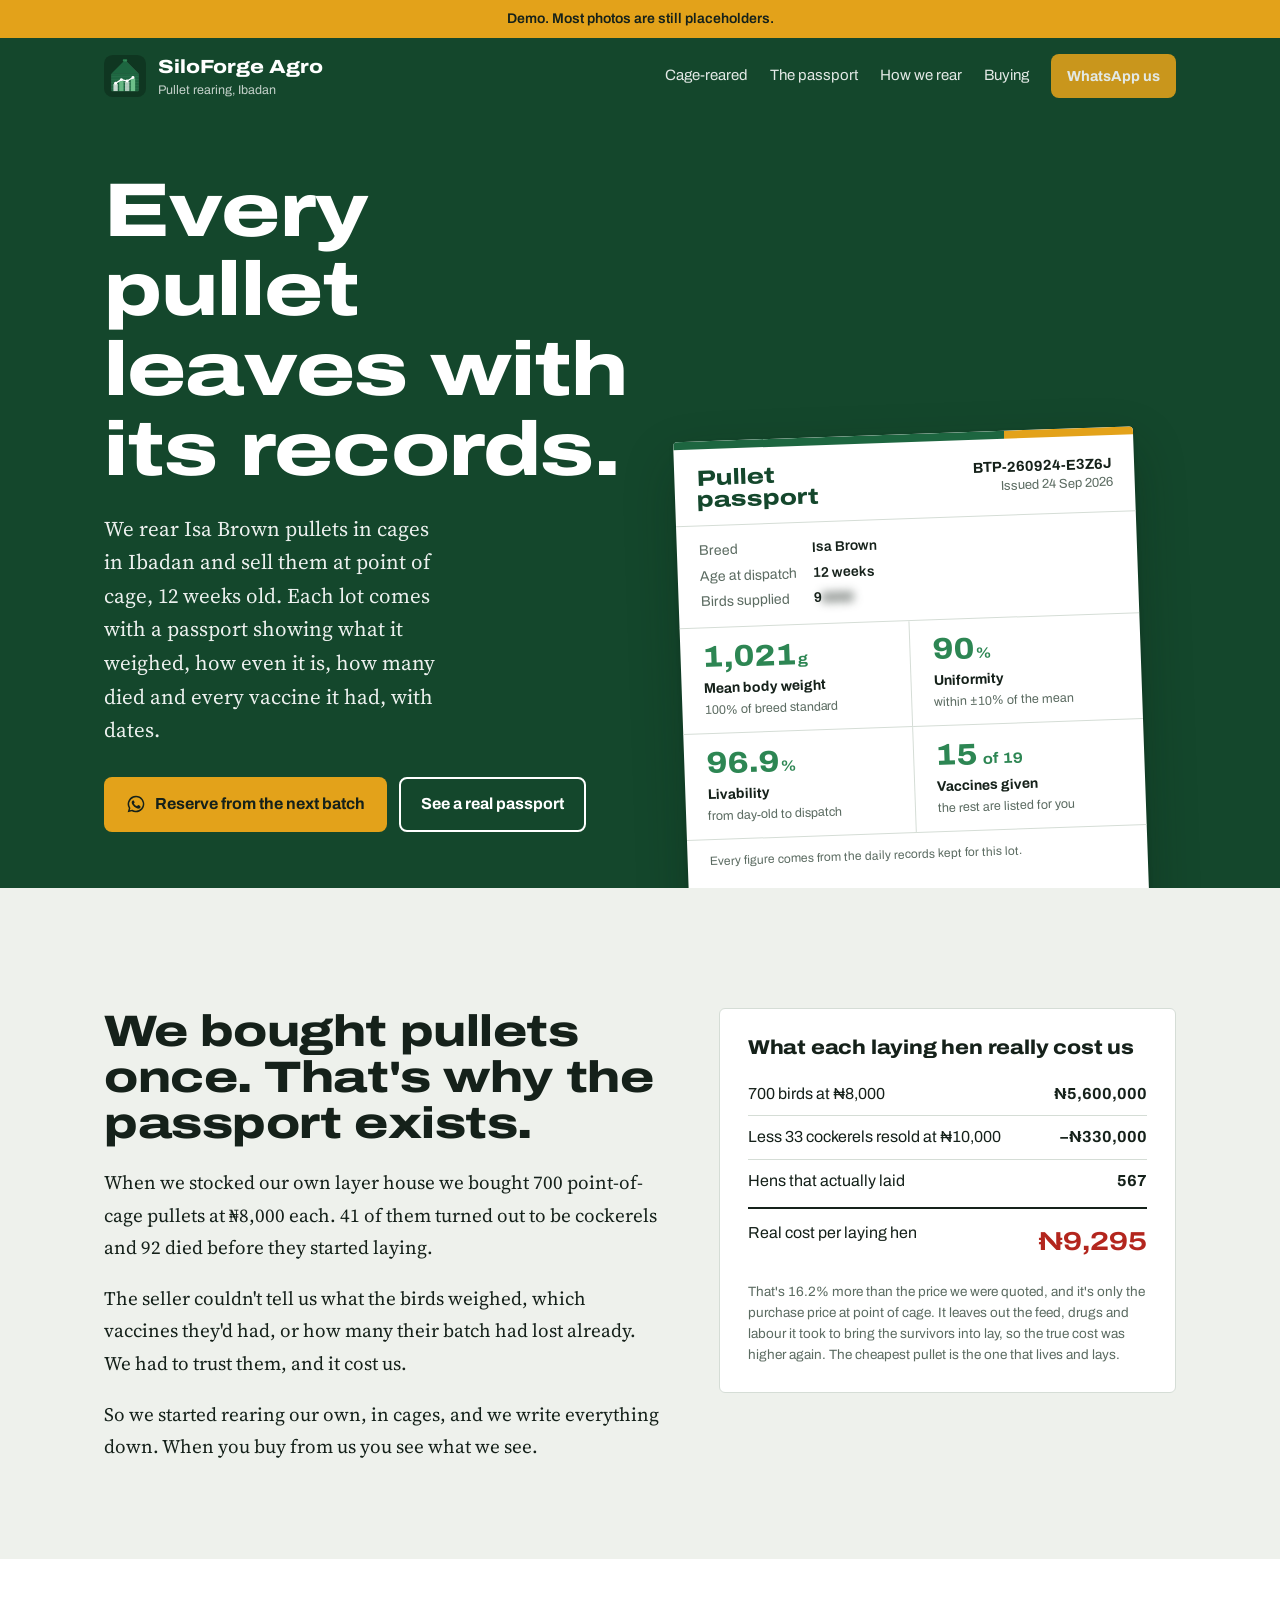
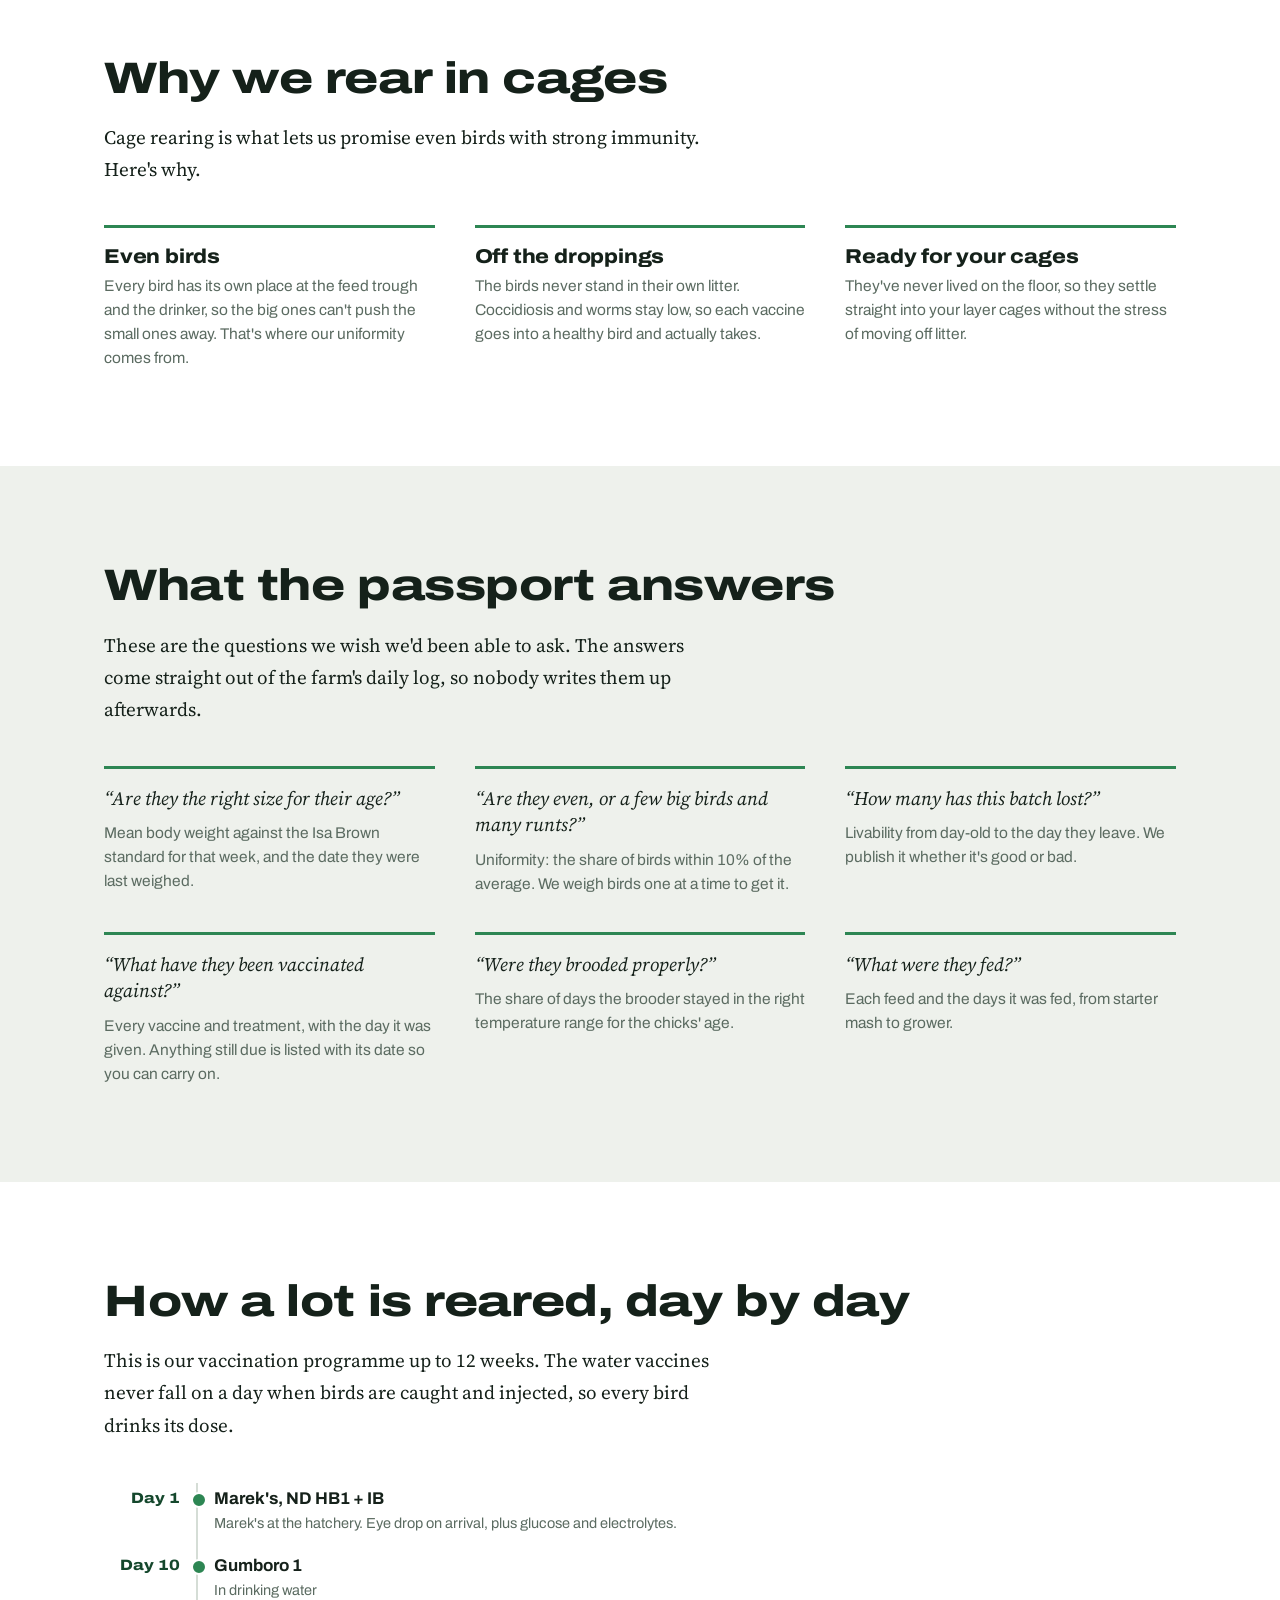
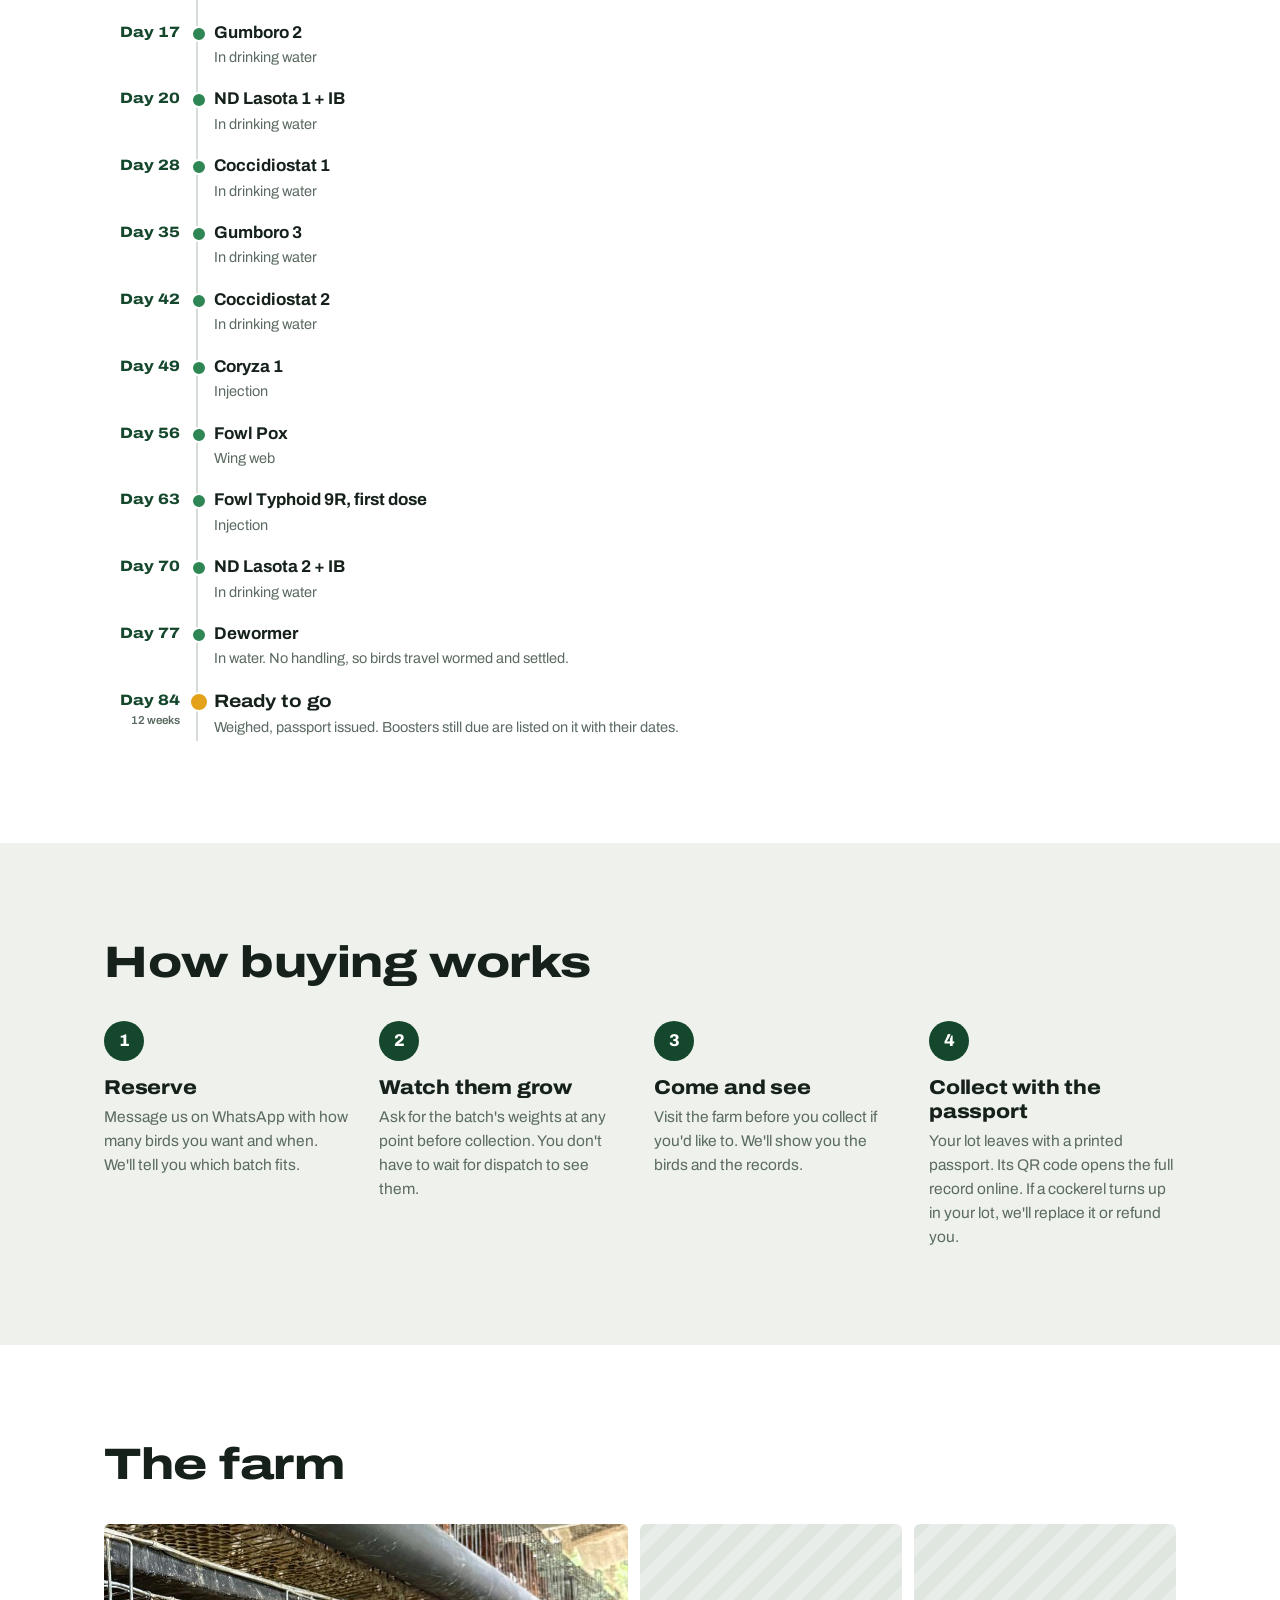
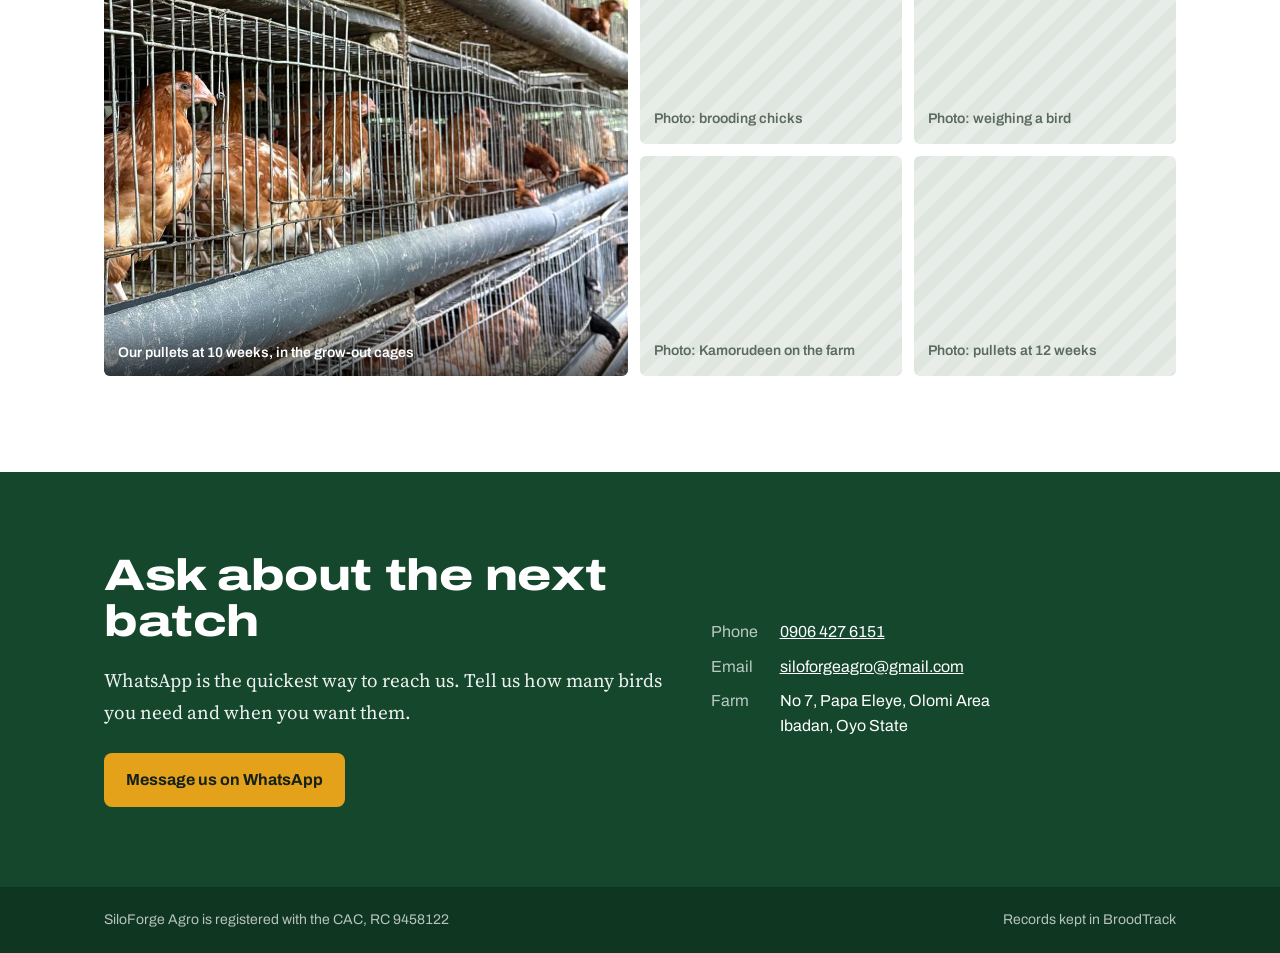
<file: website/index.html>
<!doctype html>
<html lang="en">
<head>
<meta charset="utf-8">
<meta name="viewport" content="width=device-width,initial-scale=1">
<title>SiloForge Agro: cage-reared pullets with their records, Ibadan</title>
<meta name="description" content="Cage-reared Isa Brown pullets, sold at point of cage from Ibadan. Every lot leaves with a pullet passport: weights, uniformity, livability and the full vaccination record.">
<link rel="stylesheet" href="site.css">
<link rel="icon" href="logo.svg" type="image/svg+xml">
<link rel="icon" href="img/icon-32.png" sizes="32x32" type="image/png">
<link rel="apple-touch-icon" href="img/icon-180.png">
<meta name="theme-color" content="#14472c">
<!-- Link preview (WhatsApp, Facebook). og:image must become a full https:// address once the domain is live. -->
<meta property="og:type" content="website">
<meta property="og:site_name" content="SiloForge Agro">
<meta property="og:title" content="SiloForge Agro: cage-reared Isa Brown pullets, Ibadan">
<meta property="og:description" content="12-week pullets reared in cages. Every lot leaves with a passport: weights, uniformity, livability and the full vaccination record.">
<meta property="og:image" content="img/share.jpg">
<meta property="og:image:width" content="1200">
<meta property="og:image:height" content="630">
<meta property="og:image:alt" content="Isa Brown pullets at 10 weeks in SiloForge Agro's grow-out cages">
<meta name="twitter:card" content="summary_large_image">
</head>
<body>

<div class="demo-strip">Demo. Most photos are still placeholders.</div>

<header class="site-head">
  <div class="wrap">
    <a class="brand" href="index.html" aria-label="SiloForge Agro home">
      <svg viewBox="0 0 58 58" fill="none" aria-hidden="true">
        <defs>
          <clipPath id="bodyClip">
            <rect x="10" y="26" width="38" height="24" rx="1"/>
          </clipPath>
        </defs>
        <rect width="58" height="58" rx="12" fill="#0f3621"/>
        <polygon points="29,7 48,26 10,26" fill="#1d6640"/>
        <rect x="26" y="6" width="6" height="3" rx="1" fill="#2d8653"/>
        <line x1="29" y1="7" x2="48" y2="26" stroke="white" stroke-width="0.6" opacity="0.15"/>
        <rect x="10" y="26" width="38" height="24" rx="1" fill="#1d6640"/>
        <line x1="10" y1="30" x2="48" y2="30" stroke="white" stroke-width="0.6" opacity="0.12"/>
        <line x1="10" y1="34" x2="48" y2="34" stroke="white" stroke-width="0.6" opacity="0.12"/>
        <line x1="10" y1="38" x2="48" y2="38" stroke="white" stroke-width="0.6" opacity="0.12"/>
        <line x1="10" y1="42" x2="48" y2="42" stroke="white" stroke-width="0.6" opacity="0.12"/>
        <line x1="10" y1="46" x2="48" y2="46" stroke="white" stroke-width="0.6" opacity="0.12"/>
        <g clip-path="url(#bodyClip)">
          <rect x="13" y="40" width="6" height="10" rx="0.8" fill="white" opacity="0.75"/>
          <rect x="21" y="35" width="6" height="15" rx="0.8" fill="#6dbf8a" opacity="0.9"/>
          <rect x="29" y="37" width="6" height="13" rx="0.8" fill="white" opacity="0.65"/>
          <rect x="37" y="32" width="6" height="18" rx="0.8" fill="#6dbf8a"/>
          <polyline
            points="16,39 24,34 32,36 40,31"
            stroke="white"
            stroke-width="1.8"
            fill="none"
            stroke-linecap="round"
            stroke-linejoin="round"/>
          <circle cx="16" cy="39" r="2" fill="white"/>
          <circle cx="24" cy="34" r="2" fill="white"/>
          <circle cx="32" cy="36" r="2" fill="white"/>
          <circle cx="40" cy="31" r="2" fill="white"/>
        </g>
        <rect x="10" y="26" width="38" height="24" rx="1" fill="none" stroke="white" stroke-width="0.5" opacity="0.12"/>
      </svg>
      <span><b>SiloForge Agro</b><small>Pullet rearing, Ibadan</small></span>
    </a>
    <nav class="head-nav" aria-label="Main">
      <a href="#cages">Cage-reared</a>
      <a href="#passport">The passport</a>
      <a href="#programme">How we rear</a>
      <a href="#buy">Buying</a>
      <a class="btn btn-wa" href="https://wa.me/2349064276151?text=Hello%20SiloForge%20Agro%2C%20I%27d%20like%20to%20ask%20about%20your%20next%20pullet%20batch.">WhatsApp us</a>
    </nav>
  </div>
</header>

<section class="hero">
  <div class="wrap">
    <div>
      <h1>Every pullet leaves with its records.</h1>
      <p class="lede">We rear Isa Brown pullets in cages in Ibadan and sell them at point of cage, 12 weeks old. Each lot comes with a passport showing what it weighed, how even it is, how many died and every vaccine it had, with dates.</p>
      <div class="hero-actions">
        <a class="btn btn-wa" href="https://wa.me/2349064276151?text=Hello%20SiloForge%20Agro%2C%20I%27d%20like%20to%20reserve%20pullets%20from%20your%20next%20batch.">
          <svg viewBox="0 0 24 24" fill="currentColor" aria-hidden="true"><path d="M12 2a10 10 0 0 0-8.6 15.1L2 22l5-1.3A10 10 0 1 0 12 2Zm0 18.2c-1.5 0-3-.4-4.2-1.2l-.3-.2-3 .8.8-2.9-.2-.3A8.2 8.2 0 1 1 12 20.2Zm4.5-6.1c-.2-.1-1.5-.7-1.7-.8-.2-.1-.4-.1-.6.1l-.8 1c-.1.2-.3.2-.5.1a6.7 6.7 0 0 1-3.3-2.9c-.2-.4.2-.4.7-1.3.1-.2 0-.3 0-.4l-.8-1.8c-.2-.5-.4-.4-.6-.4h-.5a1 1 0 0 0-.7.3 3 3 0 0 0-.9 2.2 5.2 5.2 0 0 0 1.1 2.7 11.8 11.8 0 0 0 4.5 4c1.7.7 2.3.8 3.2.6.5-.1 1.5-.6 1.7-1.2.2-.6.2-1.1.2-1.2-.1-.1-.3-.2-.5-.3Z"/></svg>
          Reserve from the next batch</a>
        <a class="btn btn-line" href="passport.html">See a real passport</a>
      </div>
    </div>

    <div class="hero-doc">
      <article class="pass" aria-label="Example pullet passport BTP-260924-E3Z6J, buyer details hidden">
        <div class="pass-band"></div>
        <div class="pass-top">
          <div class="pass-type">Pullet<br>passport</div>
          <div class="pass-ref"><b>BTP-260924-E3Z6J</b>Issued 24 Sep 2026</div>
        </div>
        <dl class="pass-facts">
          <dt>Breed</dt><dd>Isa Brown</dd>
          <dt>Age at dispatch</dt><dd>12 weeks</dd>
          <dt>Birds supplied</dt><dd>9<span class="redact" aria-hidden="true">0000</span></dd>
        </dl>
        <div class="pass-grid">
          <div class="pass-cell"><div class="pass-val">1,021<small>g</small></div><div class="pass-lbl">Mean body weight</div><div class="pass-sub">100% of breed standard</div></div>
          <div class="pass-cell"><div class="pass-val">90<small>%</small></div><div class="pass-lbl">Uniformity</div><div class="pass-sub">within ±10% of the mean</div></div>
          <div class="pass-cell"><div class="pass-val">96.9<small>%</small></div><div class="pass-lbl">Livability</div><div class="pass-sub">from day-old to dispatch</div></div>
          <div class="pass-cell"><div class="pass-val">15<small> of 19</small></div><div class="pass-lbl">Vaccines given</div><div class="pass-sub">the rest are listed for you</div></div>
        </div>
        <div class="pass-foot">Every figure comes from the daily records kept for this lot.</div>
      </article>
    </div>
  </div>
</section>

<section class="sec" id="why">
  <div class="wrap story">
    <div>
      <h2>We bought pullets once. That's why the passport exists.</h2>
      <div class="prose">
        <p>When we stocked our own layer house we bought 700 point-of-cage pullets at ₦8,000 each. 41 of them turned out to be cockerels and 92 died before they started laying.</p>
        <p>The seller couldn't tell us what the birds weighed, which vaccines they'd had, or how many their batch had lost already. We had to trust them, and it cost us.</p>
        <p>So we started rearing our own, in cages, and we write everything down. When you buy from us you see what we see.</p>
      </div>
    </div>
    <aside class="reckon" aria-label="What each laying hen really cost">
      <h3>What each laying hen really cost us</h3>
      <div class="reckon-row"><span>700 birds at ₦8,000</span><b>₦5,600,000</b></div>
      <div class="reckon-row"><span>Less 33 cockerels resold at ₦10,000</span><b>−₦330,000</b></div>
      <div class="reckon-row"><span>Hens that actually laid</span><b>567</b></div>
      <div class="reckon-row reckon-total"><span>Real cost per laying hen</span><b>₦9,295</b></div>
      <p class="reckon-note">That's 16.2% more than the price we were quoted, and it's only the purchase price at point of cage. It leaves out the feed, drugs and labour it took to bring the survivors into lay, so the true cost was higher again. The cheapest pullet is the one that lives and lays.</p>
    </aside>
  </div>
</section>

<section class="sec sec-white" id="cages">
  <div class="wrap">
    <h2>Why we rear in cages</h2>
    <p class="prose">Cage rearing is what lets us promise even birds with strong immunity. Here's why.</p>
    <div class="asks">
      <div class="ask"><h3>Even birds</h3><p>Every bird has its own place at the feed trough and the drinker, so the big ones can't push the small ones away. That's where our uniformity comes from.</p></div>
      <div class="ask"><h3>Off the droppings</h3><p>The birds never stand in their own litter. Coccidiosis and worms stay low, so each vaccine goes into a healthy bird and actually takes.</p></div>
      <div class="ask"><h3>Ready for your cages</h3><p>They've never lived on the floor, so they settle straight into your layer cages without the stress of moving off litter.</p></div>
    </div>
  </div>
</section>

<section class="sec" id="passport">
  <div class="wrap">
    <h2>What the passport answers</h2>
    <p class="prose">These are the questions we wish we'd been able to ask. The answers come straight out of the farm's daily log, so nobody writes them up afterwards.</p>
    <div class="asks">
      <div class="ask"><q>Are they the right size for their age?</q><p>Mean body weight against the Isa Brown standard for that week, and the date they were last weighed.</p></div>
      <div class="ask"><q>Are they even, or a few big birds and many runts?</q><p>Uniformity: the share of birds within 10% of the average. We weigh birds one at a time to get it.</p></div>
      <div class="ask"><q>How many has this batch lost?</q><p>Livability from day-old to the day they leave. We publish it whether it's good or bad.</p></div>
      <div class="ask"><q>What have they been vaccinated against?</q><p>Every vaccine and treatment, with the day it was given. Anything still due is listed with its date so you can carry on.</p></div>
      <div class="ask"><q>Were they brooded properly?</q><p>The share of days the brooder stayed in the right temperature range for the chicks' age.</p></div>
      <div class="ask"><q>What were they fed?</q><p>Each feed and the days it was fed, from starter mash to grower.</p></div>
    </div>
  </div>
</section>

<section class="sec sec-white" id="programme">
  <div class="wrap">
    <h2>How a lot is reared, day by day</h2>
    <p class="prose">This is our vaccination programme up to 12 weeks. The water vaccines never fall on a day when birds are caught and injected, so every bird drinks its dose.</p>
    <ol class="timeline">
      <li><div class="tl-day">Day 1</div><div class="tl-what"><b>Marek's, ND HB1 + IB</b><span>Marek's at the hatchery. Eye drop on arrival, plus glucose and electrolytes.</span></div></li>
      <li><div class="tl-day">Day 10</div><div class="tl-what"><b>Gumboro 1</b><span>In drinking water</span></div></li>
      <li><div class="tl-day">Day 17</div><div class="tl-what"><b>Gumboro 2</b><span>In drinking water</span></div></li>
      <li><div class="tl-day">Day 20</div><div class="tl-what"><b>ND Lasota 1 + IB</b><span>In drinking water</span></div></li>
      <li><div class="tl-day">Day 28</div><div class="tl-what"><b>Coccidiostat 1</b><span>In drinking water</span></div></li>
      <li><div class="tl-day">Day 35</div><div class="tl-what"><b>Gumboro 3</b><span>In drinking water</span></div></li>
      <li><div class="tl-day">Day 42</div><div class="tl-what"><b>Coccidiostat 2</b><span>In drinking water</span></div></li>
      <li><div class="tl-day">Day 49</div><div class="tl-what"><b>Coryza 1</b><span>Injection</span></div></li>
      <li><div class="tl-day">Day 56</div><div class="tl-what"><b>Fowl Pox</b><span>Wing web</span></div></li>
      <li><div class="tl-day">Day 63</div><div class="tl-what"><b>Fowl Typhoid 9R, first dose</b><span>Injection</span></div></li>
      <li><div class="tl-day">Day 70</div><div class="tl-what"><b>ND Lasota 2 + IB</b><span>In drinking water</span></div></li>
      <li><div class="tl-day">Day 77</div><div class="tl-what"><b>Dewormer</b><span>In water. No handling, so birds travel wormed and settled.</span></div></li>
      <li class="sale"><div class="tl-day">Day 84<small>12 weeks</small></div><div class="tl-what"><b>Ready to go</b><span>Weighed, passport issued. Boosters still due are listed on it with their dates.</span></div></li>
    </ol>
  </div>
</section>

<section class="sec" id="buy">
  <div class="wrap">
    <h2>How buying works</h2>
    <ol class="steps">
      <li><h3>Reserve</h3><p>Message us on WhatsApp with how many birds you want and when. We'll tell you which batch fits.</p></li>
      <li><h3>Watch them grow</h3><p>Ask for the batch's weights at any point before collection. You don't have to wait for dispatch to see them.</p></li>
      <li><h3>Come and see</h3><p>Visit the farm before you collect if you'd like to. We'll show you the birds and the records.</p></li>
      <li><h3>Collect with the passport</h3><p>Your lot leaves with a printed passport. Its QR code opens the full record online. If a cockerel turns up in your lot, we'll replace it or refund you.</p></li>
    </ol>
  </div>
</section>

<section class="sec sec-white">
  <div class="wrap">
    <h2>The farm</h2>
    <div class="photos">
      <figure class="ph ph-img"><img src="img/pullets-cages.jpg" width="1000" height="1257" alt="Isa Brown pullets at 10 weeks in tiered cages, with feed in the trough" loading="lazy"><figcaption>Our pullets at 10 weeks, in the grow-out cages</figcaption></figure>
      <div class="ph">Photo: brooding chicks</div>
      <div class="ph">Photo: weighing a bird</div>
      <div class="ph">Photo: Kamorudeen on the farm</div>
      <div class="ph">Photo: pullets at 12 weeks</div>
    </div>
  </div>
</section>

<section class="contact" id="contact">
  <div class="wrap">
    <div>
      <h2>Ask about the next batch</h2>
      <p class="prose">WhatsApp is the quickest way to reach us. Tell us how many birds you need and when you want them.</p>
      <p style="margin-top:24px"><a class="btn btn-wa" href="https://wa.me/2349064276151?text=Hello%20SiloForge%20Agro%2C%20I%27d%20like%20to%20ask%20about%20your%20next%20pullet%20batch.">Message us on WhatsApp</a></p>
    </div>
    <dl>
      <dt>Phone</dt><dd><a href="tel:+2349064276151">0906 427 6151</a></dd>
      <dt>Email</dt><dd><a href="mailto:siloforgeagro@gmail.com">siloforgeagro@gmail.com</a></dd>
      <dt>Farm</dt><dd>No 7, Papa Eleye, Olomi Area<br>Ibadan, Oyo State</dd>
    </dl>
  </div>
</section>

<footer class="foot">
  <div class="wrap">
    <span>SiloForge Agro is registered with the CAC, RC 9458122</span>
    <span>Records kept in BroodTrack</span>
  </div>
</footer>

</body>
</html>
</file>
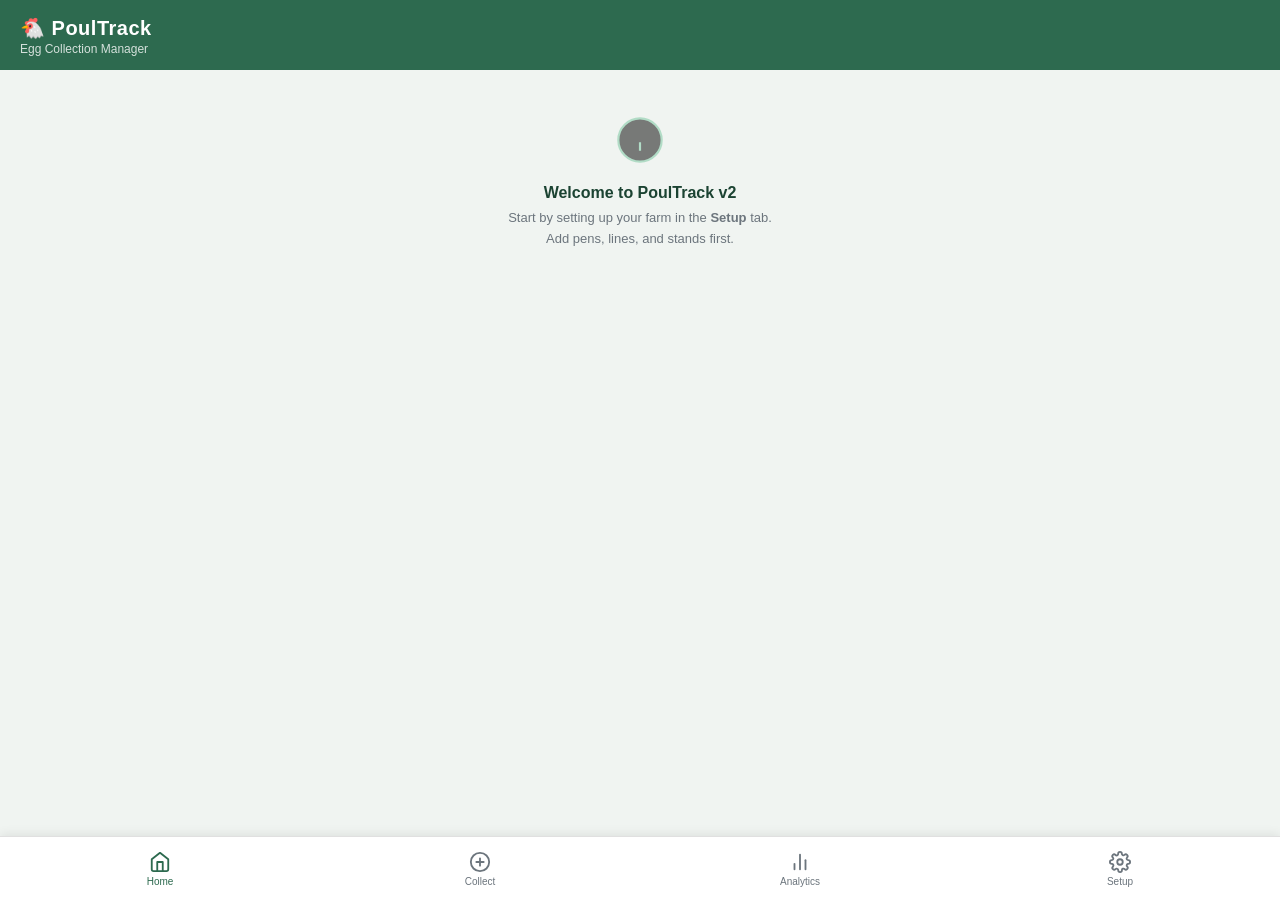
<file: PoulTrack_archive.html>
<!DOCTYPE html>
<html lang="en">
<head>
<meta charset="UTF-8">
<meta name="viewport" content="width=device-width, initial-scale=1.0, user-scalable=no">
<meta name="apple-mobile-web-app-capable" content="yes">
<meta name="theme-color" content="#2d6a4f">
<title>PoulTrack v2</title>
<style>
*{box-sizing:border-box;margin:0;padding:0;-webkit-tap-highlight-color:transparent}
:root{
  --g1:#1b4332;--g2:#2d6a4f;--g3:#40916c;--g4:#74c69d;--g5:#d8f3dc;
  --amber:#e9a319;--amberBg:#fef3cd;--red:#d62839;--redBg:#fde8ea;
  --blue:#4895ef;--blueBg:#e8f4fd;
  --gray:#6c757d;--light:#f0f4f1;--white:#fff;
  --shadow:0 2px 10px rgba(0,0,0,.1);--radius:14px;--nav-h:64px;
}
body{font-family:-apple-system,BlinkMacSystemFont,'Segoe UI',Roboto,sans-serif;background:var(--light);color:#1a1a1a;min-height:100vh;padding-bottom:var(--nav-h)}
#nav{position:fixed;bottom:0;left:0;right:0;height:var(--nav-h);background:var(--white);display:flex;border-top:1px solid #e0e0e0;z-index:100;box-shadow:0 -2px 10px rgba(0,0,0,.08)}
.nav-btn{flex:1;display:flex;flex-direction:column;align-items:center;justify-content:center;gap:3px;border:none;background:none;font-size:10px;color:var(--gray);cursor:pointer;transition:color .2s}
.nav-btn svg{width:22px;height:22px;stroke:currentColor;fill:none;stroke-width:2;stroke-linecap:round;stroke-linejoin:round}
.nav-btn.active{color:var(--g2)}
.topbar{background:var(--g2);color:var(--white);padding:16px 20px 14px;display:flex;align-items:center;justify-content:space-between}
.topbar h1{font-size:20px;font-weight:700;letter-spacing:.5px}
.topbar small{opacity:.8;font-size:12px;display:block;margin-top:2px}
.view{display:none;min-height:calc(100vh - var(--nav-h));animation:fadeIn .2s ease}
.view.active{display:block}
@keyframes fadeIn{from{opacity:0;transform:translateY(6px)}to{opacity:1;transform:translateY(0)}}
.card{background:var(--white);border-radius:var(--radius);padding:18px;margin:14px 16px;box-shadow:var(--shadow)}
.card-title{font-size:12px;font-weight:800;text-transform:uppercase;letter-spacing:.5px;color:var(--gray);margin-bottom:12px}
.kpi-row{display:grid;grid-template-columns:1fr 1fr;gap:10px;margin:14px 16px}
.kpi-row-3{display:grid;grid-template-columns:1fr 1fr 1fr;gap:8px;margin:10px 16px}
.kpi-row-5{display:grid;grid-template-columns:repeat(5,1fr);gap:5px;margin:10px 10px}
.kpi{background:var(--white);border-radius:var(--radius);padding:14px 10px;box-shadow:var(--shadow);text-align:center}
.kpi-sm{background:var(--white);border-radius:var(--radius);padding:8px 4px;box-shadow:var(--shadow);text-align:center}
.kpi-val{font-size:26px;font-weight:800;color:var(--g2)}
.kpi-val-sm{font-size:18px;font-weight:800;color:var(--g2)}
.kpi-lbl{font-size:10px;color:var(--gray);margin-top:3px;font-weight:700;text-transform:uppercase}
.kpi-lbl-sm{font-size:9px;color:var(--gray);margin-top:2px;font-weight:700;text-transform:uppercase;line-height:1.2}
.btn{display:inline-flex;align-items:center;justify-content:center;gap:8px;padding:14px 20px;border-radius:12px;font-size:15px;font-weight:700;border:none;cursor:pointer;width:100%;transition:all .15s;letter-spacing:.2px}
.btn-primary{background:var(--g2);color:var(--white)}
.btn-primary:active{background:var(--g1);transform:scale(.98)}
.btn-secondary{background:var(--g5);color:var(--g1)}
.btn-danger{background:var(--redBg);color:var(--red)}
.btn-amber{background:var(--amberBg);color:#7d4e00}
.btn-sm{padding:8px 14px;font-size:13px;width:auto;border-radius:8px}
.field{margin-bottom:14px}
.field label{display:block;font-size:13px;font-weight:700;color:var(--g1);margin-bottom:6px}
.field input,.field select,.field textarea{width:100%;padding:12px 14px;border:1.5px solid #ddd;border-radius:10px;font-size:15px;background:var(--white);color:#1a1a1a;appearance:none;font-family:inherit}
.field input:focus,.field select:focus,.field textarea:focus{outline:none;border-color:var(--g3)}
.field textarea{resize:vertical;min-height:70px}
.badge{display:inline-block;padding:3px 9px;border-radius:20px;font-size:11px;font-weight:700}
.badge-green{background:var(--g5);color:var(--g1)}
.badge-amber{background:var(--amberBg);color:#7d4e00}
.badge-red{background:var(--redBg);color:var(--red)}
.badge-gray{background:#f0f0f0;color:var(--gray)}
.badge-blue{background:var(--blueBg);color:#1a5fa8}
.sec-hdr{display:flex;align-items:center;justify-content:space-between;padding:10px 16px 4px;font-size:12px;font-weight:800;color:var(--g1);text-transform:uppercase;letter-spacing:.4px}
.list-item{display:flex;align-items:center;justify-content:space-between;padding:13px 16px;background:var(--white);border-bottom:1px solid #f5f5f5}
.list-item:first-child{border-radius:var(--radius) var(--radius) 0 0}
.list-item:last-child{border-radius:0 0 var(--radius) var(--radius);border-bottom:none}
/* COLLECT HEADER */
.collect-hdr{background:var(--g1);color:var(--white);padding:14px 16px;position:sticky;top:0;z-index:10}
.collect-hdr h2{font-size:16px;font-weight:700}
.collect-hdr .sub{font-size:11px;opacity:.7;margin-top:2px}
.prog-bar{height:4px;background:rgba(255,255,255,.25);border-radius:2px;margin-top:8px;overflow:hidden}
.prog-fill{height:100%;background:var(--g4);border-radius:2px;transition:width .3s}
/* ROUND CHIP */
.round-chip{display:inline-flex;align-items:center;gap:4px;padding:4px 10px;border-radius:20px;font-size:11px;font-weight:800}
.round-1{background:#e8f4fd;color:#1a5fa8}
.round-2{background:var(--amberBg);color:#7d4e00}
.round-3{background:#f3e8fd;color:#6a0dad}
/* CELL CARDS */
.tier-section{margin:0 10px 10px}
.tier-label{font-size:11px;font-weight:800;color:var(--gray);text-transform:uppercase;letter-spacing:.5px;padding:8px 4px 4px;display:flex;align-items:center;gap:8px}
.tier-stats{font-size:10px;font-weight:700;color:var(--g3);margin-left:auto}
.cell-grid{display:grid;grid-template-columns:repeat(auto-fill,minmax(82px,1fr));gap:6px}
.cell-card{background:var(--white);border:2px solid #e8e8e8;border-radius:10px;padding:7px 6px;text-align:center;transition:border-color .2s;position:relative}
.cell-card.c-good{border-color:var(--g4);background:#f7fff9}
.cell-card.c-low{border-color:var(--amber);background:#fffdf0}
.cell-card.c-poor{border-color:var(--red);background:#fff8f8}
.cell-card.c-over{border-color:#e67e00;background:#fff8ed;box-shadow:0 0 0 2px #f9a82540}
.cell-id{font-size:9px;font-weight:800;color:var(--gray);margin-bottom:3px;letter-spacing:.3px}
.cell-birds-row{display:flex;align-items:center;justify-content:center;gap:4px;margin-bottom:4px}
.birds-val{font-size:12px;font-weight:800;color:var(--g2);cursor:pointer;padding:1px 5px;border-radius:4px;border:1.5px solid var(--g4);background:var(--g5);min-width:22px;text-align:center}
.birds-val:active{background:var(--g4)}
.cell-egg-input{width:100%;border:1.5px solid #ddd;border-radius:7px;padding:5px 2px;text-align:center;font-size:20px;font-weight:800;color:var(--g1);background:#fafafa}
.cell-egg-input:focus{outline:none;border-color:var(--g3);background:var(--white)}
.cell-broken-row{display:flex;align-items:center;justify-content:center;gap:2px;margin-top:4px}
.broken-lbl{font-size:9px;color:var(--red);font-weight:700}
.broken-input{width:40px;border:1px solid #fcc;border-radius:4px;padding:2px 3px;text-align:center;font-size:12px;font-weight:700;color:var(--red);background:#fff8f8}
.broken-input:focus{outline:none;border-color:var(--red)}
.cell-prev{font-size:9px;color:var(--gray);margin-top:3px;font-weight:600}
.cell-rate-lbl{font-size:10px;font-weight:800;margin-top:2px;height:13px}
/* BOTTOM ACTION BAR */
.action-bar{position:fixed;bottom:var(--nav-h);left:0;right:0;padding:10px 14px;background:var(--white);border-top:1px solid #eee;display:flex;gap:10px;box-shadow:0 -2px 8px rgba(0,0,0,.08);z-index:5}
/* SETUP */
.acc-item{background:var(--white);margin:0 16px 8px;border-radius:var(--radius);box-shadow:var(--shadow);overflow:hidden}
.acc-hdr{display:flex;align-items:center;justify-content:space-between;padding:15px 16px;cursor:pointer;font-weight:700}
.acc-body{display:none;padding:0 14px 14px;border-top:1px solid #f5f5f5}
.acc-item.open .acc-body{display:block}
.acc-item.open .acc-arr{transform:rotate(180deg)}
.acc-arr{transition:transform .2s;font-size:16px;color:var(--gray)}
.stand-row{background:#f8f9f8;border-radius:10px;padding:11px 12px;display:flex;align-items:center;justify-content:space-between;margin-bottom:7px}
/* ANALYTICS */
.ana-table{width:100%;border-collapse:collapse;font-size:13px}
.ana-table th{background:var(--g5);padding:9px 10px;text-align:left;font-size:10px;text-transform:uppercase;letter-spacing:.4px;color:var(--g1)}
.ana-table td{padding:10px 10px;border-bottom:1px solid #f3f3f3;vertical-align:middle}
.ana-table tr:last-child td{border-bottom:none}
.rate-bar-wrap{display:flex;align-items:center;gap:6px}
.rate-bar{height:7px;border-radius:4px;min-width:4px;transition:width .3s}
/* MODAL */
#overlay{display:none;position:fixed;inset:0;background:rgba(0,0,0,.5);z-index:200;align-items:flex-end;justify-content:center}
#overlay.open{display:flex}
.modal{background:var(--white);border-radius:20px 20px 0 0;padding:22px 18px 34px;width:100%;max-width:520px;max-height:85vh;overflow-y:auto;animation:slideUp .22s ease}
@keyframes slideUp{from{transform:translateY(100%)}to{transform:translateY(0)}}
.modal-ttl{font-size:17px;font-weight:800;color:var(--g1);margin-bottom:16px;display:flex;justify-content:space-between;align-items:center}
.modal-x{width:30px;height:30px;border-radius:50%;background:#f0f0f0;border:none;font-size:18px;cursor:pointer;display:flex;align-items:center;justify-content:center;flex-shrink:0}
/* TOAST */
#toast{position:fixed;bottom:calc(var(--nav-h)+14px);left:50%;transform:translateX(-50%) translateY(16px);background:var(--g1);color:var(--white);padding:11px 18px;border-radius:22px;font-size:14px;font-weight:600;opacity:0;transition:all .28s;z-index:300;white-space:nowrap;pointer-events:none}
#toast.show{opacity:1;transform:translateX(-50%) translateY(0)}
/* EMPTY */
.empty{text-align:center;padding:44px 24px;color:var(--gray)}
.empty svg{width:52px;height:52px;stroke:var(--g4);margin-bottom:14px;opacity:.5}
.empty h3{font-size:16px;font-weight:700;margin-bottom:6px;color:var(--g1)}
.empty p{font-size:13px;line-height:1.6}
/* CHIPS */
.chip-row{display:flex;flex-wrap:wrap;gap:8px}
.chip{padding:8px 14px;border-radius:20px;font-size:14px;font-weight:600;border:2px solid #ddd;background:var(--white);cursor:pointer;transition:all .15s;flex-shrink:0}
.chip.sel{border-color:var(--g2);background:var(--g5);color:var(--g1)}
/* NOTE BANNER */
.note-banner{background:var(--amberBg);border-left:4px solid var(--amber);padding:10px 14px;margin:10px 14px;border-radius:0 8px 8px 0;font-size:12px;color:#7d4e00;font-style:italic}
/* TABS inside views */
.inner-tabs{display:flex;background:var(--white);border-bottom:2px solid #eee;padding:0 16px}
.inner-tab{padding:12px 16px;font-size:13px;font-weight:700;color:var(--gray);border:none;background:none;cursor:pointer;border-bottom:2px solid transparent;margin-bottom:-2px;transition:all .15s}
.inner-tab.active{color:var(--g2);border-bottom-color:var(--g2)}
</style>
</head>
<body>

<div id="toast"></div>
<div id="overlay" onclick="if(event.target===this)closeModal()">
  <div class="modal" id="modal-body"></div>
</div>

<div id="v-home"      class="view active"></div>
<div id="v-collect"   class="view"></div>
<div id="v-analytics" class="view"></div>
<div id="v-setup"     class="view"></div>

<nav id="nav">
  <button class="nav-btn active" data-view="home" onclick="go('home')">
    <svg viewBox="0 0 24 24"><path d="M3 9l9-7 9 7v11a2 2 0 0 1-2 2H5a2 2 0 0 1-2-2z"/><polyline points="9 22 9 12 15 12 15 22"/></svg>Home
  </button>
  <button class="nav-btn" data-view="collect" onclick="go('collect')">
    <svg viewBox="0 0 24 24"><circle cx="12" cy="12" r="10"/><line x1="12" y1="8" x2="12" y2="16"/><line x1="8" y1="12" x2="16" y2="12"/></svg>Collect
  </button>
  <button class="nav-btn" data-view="analytics" onclick="go('analytics')">
    <svg viewBox="0 0 24 24"><line x1="18" y1="20" x2="18" y2="10"/><line x1="12" y1="20" x2="12" y2="4"/><line x1="6" y1="20" x2="6" y2="14"/></svg>Analytics
  </button>
  <button class="nav-btn" data-view="setup" onclick="go('setup')">
    <svg viewBox="0 0 24 24"><circle cx="12" cy="12" r="3"/><path d="M19.4 15a1.65 1.65 0 0 0 .33 1.82l.06.06a2 2 0 0 1-2.83 2.83l-.06-.06a1.65 1.65 0 0 0-1.82-.33 1.65 1.65 0 0 0-1 1.51V21a2 2 0 0 1-4 0v-.09A1.65 1.65 0 0 0 9 19.4a1.65 1.65 0 0 0-1.82.33l-.06.06a2 2 0 0 1-2.83-2.83l.06-.06A1.65 1.65 0 0 0 4.68 15a1.65 1.65 0 0 0-1.51-1H3a2 2 0 0 1 0-4h.09A1.65 1.65 0 0 0 4.6 9a1.65 1.65 0 0 0-.33-1.82l-.06-.06a2 2 0 0 1 2.83-2.83l.06.06A1.65 1.65 0 0 0 9 4.68a1.65 1.65 0 0 0 1-1.51V3a2 2 0 0 1 4 0v.09a1.65 1.65 0 0 0 1 1.51 1.65 1.65 0 0 0 1.82-.33l.06-.06a2 2 0 0 1 2.83 2.83l-.06.06A1.65 1.65 0 0 0 19.4 9a1.65 1.65 0 0 0 1.51 1H21a2 2 0 0 1 0 4h-.09a1.65 1.65 0 0 0-1.51 1z"/></svg>Setup
  </button>
</nav>

<script>
// ─────────────────────────────────────────────
// CONSTANTS
// ─────────────────────────────────────────────
const ROUNDS = [
  { id:1, label:'1st Pick', sub:'Morning',   cls:'round-1' },
  { id:2, label:'2nd Pick', sub:'Afternoon', cls:'round-2' },
  { id:3, label:'3rd Pick', sub:'Evening',   cls:'round-3' },
];
const FARM_KEY = 'pt_farm_v2';
const COLS_KEY = 'pt_cols_v2';

// Production curve stages — based on commercial layer data
// Each stage defines: up to what week, display label, expected %, warn-below %
const FLOCK_STAGES = [
  { maxWeek:18,  label:'Pre-Lay',     emoji:'🥚', expected:5,  warn:0,  bg:'#f0f0f0', color:'#888' },
  { maxWeek:22,  label:'Early Lay',   emoji:'🌱', expected:30, warn:10, bg:'#e8f4fd', color:'#1a5fa8' },
  { maxWeek:27,  label:'Building Up', emoji:'📈', expected:65, warn:35, bg:' #fef3cd', color:'#7d4e00' },
  { maxWeek:55,  label:'Peak',        emoji:'⭐', expected:87, warn:72, bg:'#d8f3dc', color:'#1b4332' },
  { maxWeek:65,  label:'Post-Peak',   emoji:'📉', expected:78, warn:60, bg:'#e8f4fd', color:'#1a5fa8' },
  { maxWeek:75,  label:'Declining',   emoji:'🔻', expected:65, warn:48, bg:'#fef3cd', color:'#7d4e00' },
  { maxWeek:999, label:'Late Lay',    emoji:'⏳', expected:50, warn:35, bg:'#fde8ea', color:'#d62839' },
];

function getPenStage(pen) {
  if (!pen || !pen.flockStartDate) return null;
  const placed       = new Date(pen.flockStartDate + 'T00:00:00');
  const weeksSince   = Math.floor((Date.now() - placed.getTime()) / (7*24*60*60*1000));
  const ageAtArrival = pen.flockAgeAtArrival || 0;
  const weeks        = weeksSince + ageAtArrival;
  const stage        = FLOCK_STAGES.find(s => weeks < s.maxWeek) || FLOCK_STAGES[FLOCK_STAGES.length-1];
  return { weeks, weeksSince, ageAtArrival, ...stage };
}

// ─────────────────────────────────────────────
// DATA LAYER
// ─────────────────────────────────────────────
const DB = {
  getFarm()    { return JSON.parse(localStorage.getItem(FARM_KEY)||'null') },
  saveFarm(f)  { localStorage.setItem(FARM_KEY, JSON.stringify(f)) },
  getCols()    { return JSON.parse(localStorage.getItem(COLS_KEY)||'[]') },
  saveCols(c)  { localStorage.setItem(COLS_KEY, JSON.stringify(c)) },
  today()      { return new Date().toISOString().slice(0,10) },
  todayCols()  { return this.getCols().filter(c=>c.date===this.today()) },
  addCol(c)    { const a=this.getCols(); a.push(c); this.saveCols(a) },
  updateCol(id,upd){ const a=this.getCols(); const i=a.findIndex(c=>c.id===id); if(i>-1){Object.assign(a[i],upd);this.saveCols(a)} },
  getCol(id)   { return this.getCols().find(c=>c.id===id)||null },
};

// ─────────────────────────────────────────────
// SESSION STATE
// ─────────────────────────────────────────────
let SES = null;     // active session
let SES_STAND = 0;  // current stand index in session

// ─────────────────────────────────────────────
// NAV
// ─────────────────────────────────────────────
function go(name) {
  if (SES && name !== 'collect') {
    if (!confirm('You have an active collection in progress. Leave anyway?')) return;
    SES = null; SES_STAND = 0;
  }
  document.querySelectorAll('.view').forEach(v=>v.classList.remove('active'));
  document.querySelectorAll('.nav-btn').forEach(b=>b.classList.remove('active'));
  document.getElementById('v-'+name).classList.add('active');
  document.querySelector(`[data-view="${name}"]`).classList.add('active');
  render(name);
}

function render(name) {
  if (name==='home')      renderHome();
  if (name==='collect')   renderCollect();
  if (name==='analytics') renderAnalytics();
  if (name==='setup')     renderSetup();
}

// ─────────────────────────────────────────────
// UTILS
// ─────────────────────────────────────────────
function uid()   { return Date.now().toString(36)+Math.random().toString(36).slice(2,6) }
function fmtDate(iso){ const d=new Date(iso+'T00:00:00'); return d.toLocaleDateString('en-GB',{day:'numeric',month:'short',year:'numeric'}) }
function toast(msg,dur=2200){ const t=document.getElementById('toast'); t.textContent=msg; t.classList.add('show'); setTimeout(()=>t.classList.remove('show'),dur) }
function openModal(html){ document.getElementById('modal-body').innerHTML=html; document.getElementById('overlay').classList.add('open') }
function closeModal(){ document.getElementById('overlay').classList.remove('open') }

function rateBadge(rate) {
  if (rate===null||rate===undefined) return '<span class="badge badge-gray">—</span>';
  const cls = rate>=85?'badge-green':rate>=70?'badge-amber':'badge-red';
  return `<span class="badge ${cls}">${rate.toFixed(1)}%</span>`;
}
function rateColor(r){ return r===null?'#aaa':r>=85?'var(--g2)':r>=70?'var(--amber)':'var(--red)' }

function getCellBirds(stand, tier, cell) {
  const k = `${tier}_${cell}`;
  if (stand.cellBirds && stand.cellBirds[k] !== undefined) return stand.cellBirds[k];
  return stand.defaultBirds || 4;
}

function findStandInFarm(farm, standId) {
  for (const pen of farm.pens||[])
    for (const line of pen.lines||[])
      for (const s of line.stands||[])
        if (s.id===standId) return s;
  return null;
}

// ─────────────────────────────────────────────
// HOME VIEW
// ─────────────────────────────────────────────
// Returns the current total bird count across all pens/lines/stands/sides in the farm setup.
// Using setup data (not collection records) means deleted pens don't inflate the number.
function getFarmTotalBirds(farm) {
  let total = 0;
  for (const pen of (farm.pens||[])) {
    for (const line of (pen.lines||[])) {
      for (const stand of (line.stands||[])) {
        for (let tier=1; tier<=stand.tiers; tier++) {
          for (let cell=1; cell<=stand.cellsPerTier; cell++) {
            total += getCellBirds(stand, tier, cell);
          }
        }
      }
      total *= 1; // Side A counted above; Side B is a mirror
    }
  }
  // Each line has Side A and Side B — double the stand totals
  let sideTotal = 0;
  for (const pen of (farm.pens||[])) {
    for (const line of (pen.lines||[])) {
      for (const stand of (line.stands||[])) {
        for (let tier=1; tier<=stand.tiers; tier++) {
          for (let cell=1; cell<=stand.cellsPerTier; cell++) {
            sideTotal += getCellBirds(stand, tier, cell);
          }
        }
      }
    }
  }
  return sideTotal * 2; // × 2 for Side A + Side B
}

function renderHome() {
  const farm = DB.getFarm();
  const el = document.getElementById('v-home');

  if (!farm) {
    el.innerHTML = `
      <div class="topbar"><div><h1>🐔 PoulTrack</h1><small>Egg Collection Manager</small></div></div>
      <div class="empty">
        <svg viewBox="0 0 24 24"><path d="M12 2C6.48 2 2 6.48 2 12s4.48 10 10 10 10-4.48 10-10S17.52 2 12 2zm0 15v-4m0-4v-.01"/></svg>
        <h3>Welcome to PoulTrack v2</h3>
        <p>Start by setting up your farm in the <b>Setup</b> tab.<br>Add pens, lines, and stands first.</p>
      </div>`;
    return;
  }

  const today        = DB.today();
  const todayCols    = DB.todayCols();
  const farmBirds    = getFarmTotalBirds(farm);
  let totalEggs=0, totalBroken=0;
  todayCols.forEach(c=>(c.entries||[]).forEach(e=>{
    totalEggs   += (e.eggs||0);
    totalBroken += (e.broken||0);
  }));
  const todayRate   = farmBirds > 0 ? totalEggs / farmBirds * 100 : null;
  const todayCrack  = totalEggs > 0 ? totalBroken / totalEggs * 100 : null;
  const crackColor  = todayCrack===null?'var(--gray)':todayCrack>3?'var(--red)':todayCrack>=2?'var(--amber)':'var(--g3)';
  const crackAlert  = todayCrack!==null&&todayCrack>3?' 🚨':todayCrack!==null&&todayCrack>=2?' ⚠️':'';
  const recent    = getDailySummary(7);
  const allPass   = getAllPassStatus(farm, todayCols);

  // Group passes by round — only show rounds that have at least one incomplete pass
  const roundCards = ROUNDS.map(rnd => {
    const passes   = allPass.filter(p=>p.round===rnd.id);
    const pending  = passes.filter(p=>!p.complete);
    const doneAll  = passes.length>0 && pending.length===0;
    const eggs     = todayCols.filter(c=>c.round===rnd.id)
                      .reduce((s,c)=>(c.entries||[]).reduce((ss,e)=>ss+(e.eggs||0),s),0);
    return { rnd, passes, pending, doneAll, eggs };
  });

  const pendingRoundsHtml = roundCards.map(({rnd, pending, doneAll, eggs}) => {
    if (doneAll) return `
      <div class="stand-row" style="margin-bottom:8px;background:#f7fff9;border:1.5px solid var(--g4)">
        <div>
          <span class="${rnd.cls} round-chip">${rnd.label} · ${rnd.sub}</span>
          <div style="font-size:12px;color:var(--g3);font-weight:700;margin-top:5px">✓ All passes done · ${eggs} eggs</div>
        </div>
        <button class="btn btn-secondary btn-sm" onclick="COLLECT_ROUND=${rnd.id};go('collect')">View</button>
      </div>`;
    if (pending.length===0 && !doneAll) return ''; // no passes configured for this round
    const inProgress = pending.filter(p=>p.started);
    const statusTxt  = inProgress.length>0
      ? `${inProgress.length} in progress · ${pending.filter(p=>!p.started).length} not started`
      : `${pending.length} pass${pending.length>1?'es':''} not started`;
    return `
      <div class="stand-row" style="margin-bottom:8px">
        <div>
          <span class="${rnd.cls} round-chip">${rnd.label} · ${rnd.sub}</span>
          <div style="font-size:12px;color:var(--gray);margin-top:5px">${statusTxt}${eggs>0?' · '+eggs+' eggs so far':''}</div>
        </div>
        <button class="btn btn-primary btn-sm" onclick="COLLECT_ROUND=${rnd.id};go('collect')">
          ${inProgress.length>0?'Resume':'Start →'}
        </button>
      </div>`;
  }).join('');

  el.innerHTML = `
    <div class="topbar">
      <div><h1>🐔 PoulTrack</h1><small>${farm.name||'My Farm'} · ${fmtDate(today)}</small></div>
    </div>
    <div class="kpi-row-5">
      <div class="kpi-sm"><div class="kpi-val-sm">${totalEggs}</div><div class="kpi-lbl-sm">Eggs Today</div></div>
      <div class="kpi-sm"><div class="kpi-val-sm" style="color:${rateColor(todayRate)}">${todayRate!==null?todayRate.toFixed(0)+'%':'—'}</div><div class="kpi-lbl-sm">Prod Rate</div></div>
      <div class="kpi-sm"><div class="kpi-val-sm" style="color:var(--g1)">${farmBirds}</div><div class="kpi-lbl-sm">Total Birds</div></div>
      <div class="kpi-sm"><div class="kpi-val-sm" style="color:var(--red)">${totalBroken}</div><div class="kpi-lbl-sm">Broken</div></div>
      <div class="kpi-sm" style="${todayCrack!==null&&todayCrack>3?'border:2px solid var(--red);':todayCrack!==null&&todayCrack>=2?'border:2px solid var(--amber);':''}">
        <div class="kpi-val-sm" style="color:${crackColor}">${todayCrack!==null?todayCrack.toFixed(1)+'%'+crackAlert:'—'}</div>
        <div class="kpi-lbl-sm">Crack Rate</div>
      </div>
    </div>

    <div class="sec-hdr">Today's Collections</div>
    <div style="margin:0 16px 10px">${pendingRoundsHtml||'<div style="color:var(--gray);font-size:13px;padding:8px 0">No farm passes configured yet.</div>'}</div>

    <div class="sec-hdr">Last 7 Days</div>
    <div class="card" style="padding:0;overflow:hidden">
      ${recent.length===0?'<div class="empty" style="padding:20px"><p>No data yet.</p></div>':
        recent.map(r=>`
          <div class="list-item">
            <div>
              <div style="font-weight:700;font-size:14px">${fmtDate(r.date)}</div>
              <div style="font-size:12px;color:var(--gray);margin-top:2px">${r.eggs} eggs · ${r.broken} broken</div>
            </div>
            ${rateBadge(r.rate)}
          </div>`).join('')}
    </div>
    <div style="height:12px"></div>`;
}

// Returns status of EVERY pen/line/side/round combination for today
function getAllPassStatus(farm, todayCols) {
  const res = [];
  (farm.pens||[]).forEach(pen => {
    (pen.lines||[]).forEach(line => {
      ['A','B'].forEach(side => {
        ROUNDS.forEach(rnd => {
          const col      = todayCols.find(c=>c.penId===pen.id&&c.lineId===line.id&&c.side===side&&c.round===rnd.id);
          const total    = (line.stands||[]).length;
          const done     = col ? (col.completedStands||[]).length : 0;
          const complete = total > 0 && done >= total;
          const started  = done > 0;
          res.push({ penId:pen.id, penName:pen.name, lineId:line.id, lineName:line.name,
                     side, round:rnd.id, done, total, complete, started });
        });
      });
    });
  });
  return res;
}

function getDailySummary(days) {
  const farm    = DB.getFarm();
  const birds   = farm ? getFarmTotalBirds(farm) : 0;
  const validIds= new Set((farm?.pens||[]).map(p=>p.id));
  const cols    = DB.getCols().filter(c=>validIds.has(c.penId));
  const map     = {};
  cols.forEach(c=>{
    if (!map[c.date]) map[c.date]={eggs:0,broken:0};
    (c.entries||[]).forEach(e=>{
      map[c.date].eggs   += (e.eggs||0);
      map[c.date].broken += (e.broken||0);
    });
  });
  return Object.entries(map)
    .sort((a,b)=>b[0].localeCompare(a[0])).slice(0,days)
    .map(([date,v])=>({date,eggs:v.eggs,broken:v.broken,rate:birds>0?v.eggs/birds*100:null}));
}

// ─────────────────────────────────────────────
// COLLECT VIEW
// ─────────────────────────────────────────────
let COLLECT_ROUND = null; // which round accordion is open (null = auto)

function toggleCollectRound(id) {
  COLLECT_ROUND = (COLLECT_ROUND === id) ? null : id;
  renderCollect();
}

function renderCollect() {
  if (SES) { renderSession(); return; }
  const farm = DB.getFarm();
  const el   = document.getElementById('v-collect');
  if (!farm||(farm.pens||[]).length===0) {
    el.innerHTML=`<div class="topbar"><div><h1>Collect</h1></div></div><div class="empty"><svg viewBox="0 0 24 24"><circle cx="12" cy="12" r="10"/><line x1="12" y1="8" x2="12" y2="16"/><line x1="8" y1="12" x2="16" y2="12"/></svg><h3>No farm set up</h3><p>Go to Setup to add pens and lines first.</p></div>`;
    return;
  }

  const today     = DB.today();
  const todayCols = DB.todayCols();
  const allPass   = getAllPassStatus(farm, todayCols);

  // Auto-open the first round that has any incomplete pass (unless user explicitly chose one)
  let openRound = COLLECT_ROUND;
  if (openRound === null) {
    const firstPending = ROUNDS.find(r => allPass.some(p=>p.round===r.id && !p.complete));
    openRound = firstPending ? firstPending.id : ROUNDS[0].id;
  }

  const roundSections = ROUNDS.map(rnd => {
    const passes    = allPass.filter(p=>p.round===rnd.id);
    const totalPass = passes.length;
    const donePass  = passes.filter(p=>p.complete).length;
    const eggs      = todayCols.filter(c=>c.round===rnd.id)
                       .reduce((s,c)=>(c.entries||[]).reduce((ss,e)=>ss+(e.eggs||0),s),0);
    const allDone   = totalPass>0 && donePass===totalPass;
    const isOpen    = openRound === rnd.id;

    // Status badge for the round header
    const rndBadge  = allDone
      ? `<span class="badge badge-green">✓ Done · ${eggs} eggs</span>`
      : donePass>0
        ? `<span class="badge badge-amber">${donePass}/${totalPass} passes · ${eggs} eggs</span>`
        : `<span class="badge badge-gray">Not started</span>`;

    // Pass rows inside the accordion
    const passRows = passes.map(p => {
      const badgeCls = p.complete?'badge-green':p.started?'badge-amber':'badge-gray';
      const badgeTxt = p.complete?'✓ Done':p.started?`${p.done}/${p.total} stands`:'New';
      const btnLbl   = p.complete?'Re-do':p.started?'Resume':'Start';
      const btnCls   = p.complete?'btn-secondary':p.started?'btn-amber':'btn-primary';
      return `
        <div style="display:flex;align-items:center;justify-content:space-between;padding:10px 0;border-bottom:1px solid #f5f5f5">
          <div>
            <div style="font-weight:700;font-size:13px">${p.penName} · ${p.lineName}</div>
            <div style="display:flex;align-items:center;gap:6px;margin-top:4px">
              <span class="badge badge-gray" style="font-size:10px">Side ${p.side}</span>
              <span class="badge ${badgeCls}">${badgeTxt}</span>
            </div>
          </div>
          <button class="btn ${btnCls} btn-sm" style="flex-shrink:0;margin-left:10px"
            onclick="beginSession('${p.penId}','${p.lineId}','${p.side}',${rnd.id})">
            ${btnLbl}
          </button>
        </div>`;
    }).join('');

    return `
      <div style="background:var(--white);border-radius:var(--radius);margin:0 16px 10px;box-shadow:var(--shadow);overflow:hidden">
        <!-- Round header (always visible) -->
        <div style="display:flex;align-items:center;justify-content:space-between;padding:14px 16px;cursor:pointer;${isOpen?'border-bottom:2px solid var(--g5)':''}"
          onclick="toggleCollectRound(${rnd.id})">
          <div>
            <span class="${rnd.cls} round-chip" style="font-size:13px;padding:5px 12px">${rnd.label} · ${rnd.sub}</span>
            <div style="margin-top:6px">${rndBadge}</div>
          </div>
          <span style="font-size:20px;color:var(--gray);transition:transform .2s;${isOpen?'transform:rotate(180deg)':''}">▾</span>
        </div>
        <!-- Pass list (visible when open) -->
        ${isOpen ? `<div style="padding:0 16px 6px">${passRows||'<div style="padding:14px 0;color:var(--gray);font-size:13px">No passes configured.</div>'}</div>` : ''}
      </div>`;
  }).join('');

  el.innerHTML = `
    <div class="topbar"><div><h1>Egg Collection</h1><small>${fmtDate(today)}</small></div></div>
    <div style="background:var(--g5);padding:10px 18px;font-size:12px;color:var(--g1);line-height:1.7">
      <b>Side A</b> = Right side, walking forward &nbsp;·&nbsp; <b>Side B</b> = Left side, walking back
    </div>
    <div style="padding-top:12px;padding-bottom:24px">${roundSections}</div>`;
}

function beginSession(penId, lineId, side, round) {
  const farm = DB.getFarm();
  const pen  = (farm.pens||[]).find(p=>p.id===penId);
  const line = (pen?.lines||[]).find(l=>l.id===lineId);
  if (!line) return;

  const today = DB.today();
  const todayCols = DB.todayCols();
  let col = todayCols.find(c=>c.penId===penId&&c.lineId===lineId&&c.side===side&&c.round===round);

  if (!col) {
    // Snapshot the applicable expected/warn rates at the time of this collection.
    // This ensures analytics always evaluates against the thresholds that were
    // in effect when the data was recorded, not whatever the user sets later.
    const stage    = getPenStage(pen);
    const snapExp  = stage ? stage.expected : (farm?.expectedRate  || 85);
    const snapWarn = stage ? stage.warn     : (farm?.warnRate      || 70);

    col = { id:uid(), date:today, penId, lineId, side, round,
            roundLabel: ROUNDS.find(r=>r.id===round)?.label||`Round ${round}`,
            penName:pen.name, lineName:line.name,
            exp: snapExp, warn: snapWarn,
            completedStands:[], entries:[], notes:'' };
    DB.addCol(col);
  }

  // Side B walks stands in reverse
  const stands = side==='B' ? [...line.stands].reverse() : [...line.stands];
  const nextIdx = stands.findIndex(s=>!(col.completedStands||[]).includes(s.id));
  SES = { ...col, stands, farm };
  SES_STAND = nextIdx>=0?nextIdx:0;
  renderSession();
}

function renderSession() {
  const el = document.getElementById('v-collect');
  const { stands, penName, lineName, side, round, roundLabel, completedStands, id } = SES;
  const stand = stands[SES_STAND];
  const standConfig = findStandInFarm(SES.farm, stand.id);
  const total = stands.length;
  const pct   = Math.round(completedStands.length/total*100);
  const rndInfo = ROUNDS.find(r=>r.id===round)||ROUNDS[0];

  // Get pen stage for age-adjusted thresholds
  const pen   = (SES.farm.pens||[]).find(p=>p.id===SES.penId);
  const stage = getPenStage(pen);
  const EXP   = stage ? stage.expected : (DB.getFarm()?.expectedRate||85);
  const WARN  = stage ? stage.warn     : (DB.getFarm()?.warnRate||70);

  // Previous rounds' entries for this stand today (all rounds except current)
  const otherCols = DB.todayCols().filter(c=>c.penId===SES.penId&&c.lineId===SES.lineId&&c.side===side&&c.round!==round);
  const prevByCell = {};
  otherCols.forEach(c=>{
    (c.entries||[]).filter(e=>e.standId===stand.id).forEach(e=>{
      const k=`${e.tier}_${e.cellNum}`;
      if (!prevByCell[k]) prevByCell[k]={eggs:0};
      prevByCell[k].eggs += e.eggs||0;
    });
  });

  // Current round's saved entries for this stand
  const saved = (DB.getCol(id)?.entries||[]).filter(e=>e.standId===stand.id);

  // Build tiers
  let tiersHtml='';
  for (let tier=standConfig.tiers; tier>=1; tier--) {
    let tierEggs=0, tierBirds=0, cellsHtml='';
    for (let cell=1; cell<=standConfig.cellsPerTier; cell++) {
      const k         = `${tier}_${cell}`;
      const birds     = getCellBirds(standConfig, tier, cell);
      const savedE    = saved.find(e=>e.tier===tier&&e.cellNum===cell);
      const eggs      = savedE ? savedE.eggs : '';
      const broken    = savedE ? savedE.broken : '';
      const prevEggs  = prevByCell[k]?.eggs || 0;          // eggs collected in other rounds today
      const remaining = Math.max(0, birds - prevEggs);     // max allowed this round
      const thisEggs  = parseInt(eggs) || 0;
      const dailyTotal= prevEggs + thisEggs;
      const overQuota = dailyTotal > birds;                 // rolled egg or data error

      // Rate is based on this round's contribution vs birds
      const rate      = (savedE && birds > 0) ? (thisEggs / birds * 100) : null;
      // Card colour: over-quota overrides normal colouring
      let cardCls = '';
      if (savedE) {
        cardCls = overQuota ? 'c-over' : (rate>=EXP?'c-good':rate>=WARN?'c-low':'c-poor');
      }
      const rateClr = rate===null?'':overQuota?'color:var(--amber)':rate>=EXP?'color:var(--g3)':rate>=WARN?'color:var(--amber)':'color:var(--red)';
      tierEggs  += thisEggs;
      tierBirds += birds;

      // Quota info line (only show on round 2/3 or if something was picked in other rounds)
      const quotaHtml = prevEggs > 0
        ? `<div class="cell-prev" id="quota_${k}" style="${overQuota?'color:var(--amber);font-weight:800':''}">
            ${prevEggs} prev · ${remaining>0?remaining+' left':'full'}${overQuota?' ⚠':''}
           </div>`
        : '';

      cellsHtml+=`
        <div class="cell-card ${cardCls}" id="cc_${k}" data-exp="${EXP}" data-warn="${WARN}">
          <div class="cell-id">T${tier}·C${cell}</div>
          <div class="cell-birds-row">
            <span class="birds-val" title="Tap to change bird count"
              onclick="editCellBirds('${stand.id}',${tier},${cell},${birds})">${birds}</span>🐔
          </div>
          <input class="cell-egg-input" type="number" min="0"
            inputmode="numeric" pattern="[0-9]*" placeholder="0"
            value="${eggs}" id="ei_${k}"
            data-stand="${stand.id}" data-tier="${tier}" data-cell="${cell}"
            data-birds="${birds}" data-prev="${prevEggs}"
            data-exp="${EXP}" data-warn="${WARN}"
            oninput="onEggInput(this)">
          <div class="cell-broken-row">
            <span class="broken-lbl">💔</span>
            <input class="broken-input" type="number" min="0" max="${eggs!==''?eggs:0}"
              inputmode="numeric" placeholder="0" value="${broken}" id="bi_${k}"
              data-tier="${tier}" data-cell="${cell}"
              oninput="onBrokenInput(this,'${k}')">
          </div>
          ${quotaHtml}
          <div class="cell-rate-lbl" id="rl_${k}" style="${rateClr}">${rate!==null?rate.toFixed(0)+'%':''}</div>
        </div>`;
    }
    const tierRate = tierBirds>0?tierEggs/tierBirds*100:null;
    tiersHtml+=`
      <div class="tier-section">
        <div class="tier-label">
          Tier ${tier} ${tier===standConfig.tiers?'(Top)':tier===1?'(Bottom)':''}
          <span class="tier-stats">${tierEggs}/${tierBirds} ${tierRate!==null?tierRate.toFixed(0)+'%':''}</span>
        </div>
        <div class="cell-grid">${cellsHtml}</div>
      </div>`;
  }

  const stageBanner = stage
    ? `<div style="background:${stage.bg};padding:8px 14px;display:flex;align-items:center;gap:8px;font-size:12px;color:${stage.color};font-weight:800;border-bottom:1px solid rgba(0,0,0,.06)">
        ${stage.emoji} Week ${stage.weeks} · ${stage.label} · Expect ≥${stage.expected}% · Warn &lt;${stage.warn}%
       </div>`
    : '';

  el.innerHTML = `
    <div class="collect-hdr">
      <div style="display:flex;align-items:flex-start;justify-content:space-between">
        <div>
          <h2>${penName} · ${lineName} · Side ${side} · ${stand.name}</h2>
          <div class="sub">Stand ${SES_STAND+1}/${total} · ${standConfig.tiers}T × ${standConfig.cellsPerTier}C</div>
        </div>
        <span class="${rndInfo.cls} round-chip" style="flex-shrink:0;margin-left:6px">${roundLabel}</span>
      </div>
      <div class="prog-bar"><div class="prog-fill" style="width:${pct}%"></div></div>
    </div>
    ${stageBanner}
    <div style="padding:8px 10px 0;display:flex;flex-wrap:wrap;gap:5px">
      <span class="badge badge-green">≥${EXP}% Good</span>
      <span class="badge badge-amber">${WARN}–${EXP-1}% Low</span>
      <span class="badge badge-red">&lt;${WARN}% Poor</span>
      <span class="badge badge-gray">Tap 🐔 to edit birds</span>
    </div>

    <div style="padding-bottom:100px">${tiersHtml}</div>

    <div class="action-bar">
      <button class="btn btn-secondary" style="width:auto;padding:14px 16px;flex-shrink:0" onclick="exitSession()">✕</button>
      <button class="btn btn-amber" style="flex:0 0 auto;width:auto;padding:14px 16px" onclick="addNoteModal()">📝</button>
      <button class="btn btn-primary" onclick="saveStand()">
        ${SES_STAND<total-1?'Save & Next →':'Complete Pass ✓'}
      </button>
    </div>`;
}

function onEggInput(inp) {
  const birds    = parseInt(inp.dataset.birds);
  const prevEggs = parseInt(inp.dataset.prev) || 0;   // eggs from other rounds today
  const remaining= Math.max(0, birds - prevEggs);     // quota left for this round
  const EXP      = parseInt(inp.dataset.exp)  || 85;
  const WARN     = parseInt(inp.dataset.warn) || 70;

  let eggs = parseInt(inp.value) || 0;
  // Hard cap: a single round can never exceed the bird count in this cell
  if (eggs > birds) { eggs = birds; inp.value = birds; }
  if (eggs < 0)     { eggs = 0;     inp.value = 0; }
  // Soft cap: cross-round daily total warns when it exceeds bird count
  const overQuota   = eggs > remaining;
  const dailyTotal  = prevEggs + eggs;
  const overBirds   = dailyTotal > birds;             // biologically impossible

  const k    = `${inp.dataset.tier}_${inp.dataset.cell}`;
  const bi   = document.getElementById('bi_' + k);
  const card = document.getElementById('cc_'  + k);
  const rl   = document.getElementById('rl_'  + k);
  const quot = document.getElementById('quota_' + k);

  // Keep broken ≤ eggs collected — update its max and clamp its value
  if (bi) {
    bi.max = eggs;
    if ((parseInt(bi.value)||0) > eggs) bi.value = eggs;
  }

  // Update quota label if it exists (round 2/3)
  if (quot) {
    quot.textContent = `${prevEggs} prev · ${Math.max(0,remaining-eggs)} left${overBirds?' ⚠':''}`;
    quot.style.color  = overBirds ? 'var(--amber)' : '';
    quot.style.fontWeight = overBirds ? '800' : '';
  }

  const rate = birds > 0 ? eggs / birds * 100 : null;
  if (rl) {
    rl.textContent = rate !== null ? rate.toFixed(0) + '%' : '';
    rl.style.color = rate===null?'':overBirds?'var(--amber)':rate>=EXP?'var(--g3)':rate>=WARN?'var(--amber)':'var(--red)';
  }
  if (card) {
    if (overBirds) {
      card.className = 'cell-card c-over';
    } else {
      card.className = 'cell-card ' + (rate>=EXP?'c-good':rate>=WARN?'c-low':eggs>0?'c-poor':'');
    }
  }
}

function onBrokenInput(inp, k) {
  // Broken eggs must not exceed collected eggs for this cell
  const ei  = document.getElementById('ei_' + k);
  const maxEggs = parseInt(ei?.value) || 0;
  let val = parseInt(inp.value) || 0;
  if (val < 0)        { val = 0;        inp.value = 0; }
  if (val > maxEggs)  { val = maxEggs;  inp.value = maxEggs; }
}

function editCellBirds(standId, tier, cell, current) {
  openModal(`
    <div class="modal-ttl">Edit Bird Count <button class="modal-x" onclick="closeModal()">×</button></div>
    <p style="font-size:13px;color:var(--gray);margin-bottom:16px">
      Stand <b>${standId}</b> · Tier ${tier} · Cell ${cell}<br>
      Change will be saved permanently for this cell.
    </p>
    <div class="field"><label>Number of Birds</label>
      <select id="m_birds">
        ${[0,1,2,3,4,5,6].map(n=>`<option value="${n}" ${n===current?'selected':''}>${n===0?'0 (empty)':n}</option>`).join('')}
      </select>
    </div>
    <div style="display:flex;flex-direction:column;gap:8px">
      <button class="btn btn-primary" onclick="saveCellBirds('${standId}',${tier},${cell})">Save</button>
      <button class="btn btn-secondary" onclick="closeModal()">Cancel</button>
    </div>`);
}

function saveCellBirds(standId, tier, cell) {
  const n = parseInt(document.getElementById('m_birds').value);
  const farm = DB.getFarm();
  // find and update
  for (const pen of farm.pens||[])
    for (const line of pen.lines||[])
      for (const s of line.stands||[])
        if (s.id===standId) {
          if (!s.cellBirds) s.cellBirds={};
          s.cellBirds[`${tier}_${cell}`]=n;
        }
  DB.saveFarm(farm);
  // update SES.farm
  SES.farm = farm;
  closeModal();
  toast(`Cell T${tier}·C${cell} updated to ${n} bird${n!==1?'s':''}  ✓`);
  renderSession();
}

function addNoteModal() {
  const col = DB.getCol(SES.id);
  openModal(`
    <div class="modal-ttl">Session Note <button class="modal-x" onclick="closeModal()">×</button></div>
    <p style="font-size:13px;color:var(--gray);margin-bottom:12px">Add a note for this collection pass (e.g. water issue, sick bird, equipment problem).</p>
    <div class="field">
      <textarea id="m_note" placeholder="e.g. Water line blocked in Stand 3. Dead bird found T2·C5.">${col?.notes||''}</textarea>
    </div>
    <div style="display:flex;flex-direction:column;gap:8px">
      <button class="btn btn-primary" onclick="saveNote()">Save Note</button>
      <button class="btn btn-secondary" onclick="closeModal()">Cancel</button>
    </div>`);
}

function saveNote() {
  const note = document.getElementById('m_note').value.trim();
  DB.updateCol(SES.id, {notes:note});
  closeModal();
  toast('Note saved ✓');
}

function saveStand() {
  const stand = SES.stands[SES_STAND];
  const standConfig = findStandInFarm(SES.farm, stand.id);
  const entries=[];

  for (let tier=1; tier<=standConfig.tiers; tier++) {
    for (let cell=1; cell<=standConfig.cellsPerTier; cell++) {
      const k=`${tier}_${cell}`;
      const ei=document.getElementById('ei_'+k);
      const bi=document.getElementById('bi_'+k);
      if (ei) {
        const birds=getCellBirds(standConfig,tier,cell);
        entries.push({ standId:stand.id, tier, cellNum:cell, birds,
          eggs:parseInt(ei.value)||0, broken:parseInt(bi?.value)||0, ts:new Date().toISOString() });
      }
    }
  }

  const col=DB.getCols().find(c=>c.id===SES.id);
  if (col) {
    col.entries=[(col.entries||[]).filter(e=>e.standId!==stand.id),...entries].flat();
    if (!col.completedStands.includes(stand.id)) col.completedStands.push(stand.id);
    DB.saveCols(DB.getCols().map(c=>c.id===SES.id?col:c));
    SES.completedStands=col.completedStands;
  }

  if (SES_STAND<SES.stands.length-1) {
    SES_STAND++;
    toast(`Stand ${SES_STAND} saved ✓`);
    renderSession();
    window.scrollTo(0,0);
  } else {
    toast('Pass complete! 🎉',3000);
    SES=null; SES_STAND=0;
    go('collect');
  }
}

function exitSession() {
  openModal(`
    <div class="modal-ttl">Exit Collection? <button class="modal-x" onclick="closeModal()">×</button></div>
    <p style="font-size:14px;color:var(--gray);margin-bottom:18px">Completed stands are already saved. You can resume this pass later from the Collect tab.</p>
    <div style="display:flex;flex-direction:column;gap:8px">
      <button class="btn btn-danger" onclick="closeModal();SES=null;SES_STAND=0;go('collect')">Exit</button>
      <button class="btn btn-secondary" onclick="closeModal()">Continue Collecting</button>
    </div>`);
}

// ─────────────────────────────────────────────
// ANALYTICS VIEW
// ─────────────────────────────────────────────
let ANA_TAB  = 'cells';
let ANA_DATE = null; // null=all-time | 'last7' | 'last30' | 'YYYY-MM-DD'

function filterColsByAnaDate(allCols) {
  if (!ANA_DATE) return allCols;
  if (ANA_DATE === 'last7' || ANA_DATE === 'last30') {
    const days   = ANA_DATE === 'last7' ? 7 : 30;
    const cutoff = new Date(); cutoff.setDate(cutoff.getDate() - days);
    const cutStr = cutoff.toISOString().slice(0,10);
    return allCols.filter(c => c.date >= cutStr);
  }
  return allCols.filter(c => c.date === ANA_DATE);
}

function anaModeLabel() {
  if (!ANA_DATE)            return 'All Time';
  if (ANA_DATE === 'last7')  return 'Last 7 Days';
  if (ANA_DATE === 'last30') return 'Last 30 Days';
  return fmtDate(ANA_DATE);
}

function renderAnalytics() {
  const farm = DB.getFarm();
  const allCols = DB.getCols();
  const el   = document.getElementById('v-analytics');

  if (!farm || allCols.length === 0) {
    el.innerHTML = `<div class="topbar"><div><h1>Analytics</h1></div></div><div class="empty"><svg viewBox="0 0 24 24"><line x1="18" y1="20" x2="18" y2="10"/><line x1="12" y1="20" x2="12" y2="4"/><line x1="6" y1="20" x2="6" y2="14"/></svg><h3>No data yet</h3><p>Complete at least one collection pass.</p></div>`;
    return;
  }

  // All dates that have data — for the date picker
  const allDates = [...new Set(allCols.map(c=>c.date))].sort((a,b)=>b.localeCompare(a));

  // Current farm birds (from setup, not records — immune to deleted-pen inflation)
  const farmBirds = getFarmTotalBirds(farm);

  // Valid pen IDs in the current farm setup — filter out records from deleted pens
  const validPenIds = new Set((farm.pens||[]).map(p=>p.id));

  // Filter collections by selected mode, excluding deleted-pen records
  const cols       = filterColsByAnaDate(allCols).filter(c => validPenIds.has(c.penId));
  const isFiltered = !!ANA_DATE;
  const isSingleDay= isFiltered && ANA_DATE !== 'last7' && ANA_DATE !== 'last30';
  const modeLabel  = anaModeLabel();
  // Column label: single-day shows "Rounds"; range/all-time shows "Sessions"
  const sessionCol = isSingleDay ? 'Rounds' : 'Sessions';

  // Aggregate cell data from filtered cols.
  // KEY RULE: a hen lays at most once per day regardless of how many rounds are run.
  // Birds must be counted once per (cell, date), not once per round, to keep the
  // production rate denominator accurate.
  const cellMap      = {};
  const cellDayBirds = {}; // tracks which (cell+date) combos have already been counted

  cols.forEach(col => {
    const colExp  = col.exp  ?? (farm.expectedRate || 85);
    const colWarn = col.warn ?? (farm.warnRate      || 70);
    (col.entries||[]).forEach(e => {
      const k      = `${col.penId}|${col.side}|${e.standId}|${e.tier}|${e.cellNum}`;
      const dayKey = `${k}|${col.date}`;

      if (!cellMap[k]) cellMap[k] = {
        totalEggs:0, totalBirds:0, totalBroken:0, sessions:0,
        sumExp:0, sumWarn:0,
        penId:col.penId, side:col.side, standId:e.standId, tier:e.tier, cellNum:e.cellNum
      };

      cellMap[k].totalEggs   += (e.eggs||0);
      cellMap[k].totalBroken += (e.broken||0);
      cellMap[k].sessions++;
      cellMap[k].sumExp  += colExp;
      cellMap[k].sumWarn += colWarn;

      // Only add birds for this cell once per calendar day
      if (!cellDayBirds[dayKey]) {
        cellDayBirds[dayKey] = true;
        cellMap[k].totalBirds += (e.birds||0);
      }
    });
  });

  const cells = Object.values(cellMap).map(c => ({
    ...c,
    days:    c.sessions, // kept for display compatibility
    rate:    c.totalBirds > 0 ? c.totalEggs / c.totalBirds * 100 : null,
    avgExp:  c.sessions > 0 ? c.sumExp  / c.sessions : (farm.expectedRate || 85),
    avgWarn: c.sessions > 0 ? c.sumWarn / c.sessions : (farm.warnRate     || 70),
  }));

  // Use current farm rates only for the legend labels in the header
  const warnRate = farm.warnRate || 70;
  const expRate  = farm.expectedRate || 85;

  // Each cell is evaluated against its OWN historical average thresholds
  const poor = cells
    .filter(c => c.rate !== null && c.rate < c.avgWarn)
    .sort((a, b) => a.rate - b.rate);

  // Detect daily over-quota anomalies: cells where total eggs in one day exceed bird count
  // Build per-cell-per-day totals across all rounds
  const dailyCellTotals = {}; // key: "penId|side|standId|tier|cellNum|date" -> { eggs, birds }
  allCols.forEach(col => {
    (col.entries||[]).forEach(e => {
      const dk = `${col.penId}|${col.side}|${e.standId}|${e.tier}|${e.cellNum}|${col.date}`;
      if (!dailyCellTotals[dk]) dailyCellTotals[dk] = { eggs:0, birds: e.birds||0, date:col.date, penId:col.penId, side:col.side, standId:e.standId, tier:e.tier, cellNum:e.cellNum };
      dailyCellTotals[dk].eggs += (e.eggs||0);
    });
  });
  const overQuotaDays = Object.values(dailyCellTotals).filter(d => d.eggs > d.birds)
    .sort((a,b)=>b.date.localeCompare(a.date)).slice(0, 20);

  // Round distribution for filtered cols
  const roundMap = {};
  cols.forEach(c => {
    if (!roundMap[c.round]) roundMap[c.round] = { label:c.roundLabel, eggs:0 };
    (c.entries||[]).forEach(e => { roundMap[c.round].eggs += (e.eggs||0); });
  });
  const totalRndEggs = Object.values(roundMap).reduce((s,v)=>s+v.eggs, 0);

  // Pen summary for filtered cols — birds counted once per (cell, date) per pen
  const penMap     = {};
  const penDayBirds= {};
  cols.forEach(col => {
    if (!penMap[col.penId]) penMap[col.penId] = { name:col.penName||col.penId, eggs:0, birds:0, broken:0 };
    (col.entries||[]).forEach(e => {
      penMap[col.penId].eggs   += (e.eggs||0);
      penMap[col.penId].broken += (e.broken||0);
      const pdk = `${col.penId}|${col.side}|${e.standId}|${e.tier}|${e.cellNum}|${col.date}`;
      if (!penDayBirds[pdk]) { penDayBirds[pdk]=true; penMap[col.penId].birds += (e.birds||0); }
    });
  });

  // Totals for KPIs — use farmBirds (current setup) as the denominator so that
  // deleted pens and multi-round inflation don't skew the production rate.
  let totalEggs = 0, totalBroken = 0;
  cols.forEach(col => {
    (col.entries||[]).forEach(e => {
      totalEggs   += (e.eggs||0);
      totalBroken += (e.broken||0);
    });
  });
  const overallRate  = farmBirds > 0 ? totalEggs / farmBirds * 100 : null;
  const crackRate    = totalEggs > 0 ? totalBroken / totalEggs * 100 : null;
  const crackColor   = crackRate === null ? 'var(--gray)'
                     : crackRate > 3  ? 'var(--red)'
                     : crackRate >= 2 ? 'var(--amber)'
                     : 'var(--g3)';
  const crackAlert   = crackRate !== null && crackRate > 3  ? ' 🚨'
                     : crackRate !== null && crackRate >= 2 ? ' ⚠️'
                     : '';

  // Daily summary (for rounds tab — always all-time for context)
  const daily = getDailySummary(14);

  // Date selector options
  const dateOpts =
    `<option value="" ${!ANA_DATE?'selected':''}>All Time</option>` +
    `<optgroup label="─── Quick Range ───">` +
    `<option value="last7"  ${ANA_DATE==='last7' ?'selected':''}>Last 7 Days</option>` +
    `<option value="last30" ${ANA_DATE==='last30'?'selected':''}>Last 30 Days</option>` +
    `</optgroup>` +
    `<optgroup label="─── Specific Day ───">` +
    allDates.map(d=>`<option value="${d}" ${d===ANA_DATE?'selected':''}>${fmtDate(d)}</option>`).join('') +
    `</optgroup>`;

  let tabContent = '';

  if (ANA_TAB === 'cells') {
    tabContent = `
      <div class="sec-hdr" style="margin-top:8px">⭐ Top Performing Cells</div>
      <div style="font-size:11px;color:var(--gray);margin:-4px 0 8px">
        Cells meeting or exceeding the expected rate that was set at the time of each collection.
        Side A and Side B are opposite sides of the same cage line and tracked separately.
      </div>
      <div class="card" style="padding:0;overflow:hidden">
        ${cells.filter(c=>c.rate!==null&&c.rate>=c.avgExp).length===0
          ? `<div class="empty" style="padding:20px 16px"><p style="margin:0;font-size:13px">${isFiltered?`No top-performing cells for ${modeLabel}.`:'No cells at target rate yet — keep collecting data.'}</p></div>`
          : `<table class="ana-table">
              <tr><th>Cell</th><th>Side</th><th>${sessionCol}</th><th>Broken</th><th>Avg Rate</th><th>Crack Rate</th></tr>
              ${cells.filter(c=>c.rate!==null&&c.rate>=c.avgExp).sort((a,b)=>b.rate-a.rate).slice(0,10).map(c => {
                const stand    = findStandInFarm(farm, c.standId);
                const pen      = (farm.pens||[]).find(p=>p.id===c.penId);
                const cRate    = c.totalEggs > 0 ? c.totalBroken / c.totalEggs * 100 : null;
                const cColor   = cRate===null?'var(--gray)':cRate>3?'var(--red)':cRate>=2?'var(--amber)':'var(--g3)';
                return `<tr>
                  <td><b>T${c.tier}·C${c.cellNum}</b><br><small style="color:var(--gray)">${pen?.name||''} · ${stand?.name||c.standId}</small></td>
                  <td><span class="badge badge-gray">Side ${c.side}</span></td>
                  <td style="color:var(--gray)">${c.days}</td>
                  <td style="color:var(--red);font-weight:700">${c.totalBroken}</td>
                  <td><div class="rate-bar-wrap">
                    <div class="rate-bar" style="width:${Math.min(c.rate||0,100)}px;background:${rateColor(c.rate)}"></div>
                    ${rateBadge(c.rate)}
                  </div></td>
                  <td style="font-weight:700;color:${cColor}">${cRate!==null?cRate.toFixed(1)+'%':'—'}</td>
                </tr>`;
              }).join('')}
            </table>`}
      </div>

      <div class="sec-hdr" style="margin-top:16px">⚠️ Underperforming Cells</div>
      <div style="font-size:11px;color:var(--gray);margin:-4px 0 8px">
        Cells falling below the warn threshold that was recorded at collection time — flagged for closer attention or bird removal.
      </div>
      <div class="card" style="padding:0;overflow:hidden">
        ${poor.length===0
          ? `<div class="empty" style="padding:20px 16px"><p style="margin:0;font-size:13px">${isFiltered?`No underperforming cells for ${modeLabel} 🎉`:'No underperforming cells overall 🎉'}</p></div>`
          : `<table class="ana-table">
              <tr><th>Cell</th><th>Side</th><th>${sessionCol}</th><th>Broken</th><th>Avg Rate</th><th>Crack Rate</th></tr>
              ${poor.map(c => {
                const stand  = findStandInFarm(farm, c.standId);
                const pen    = (farm.pens||[]).find(p=>p.id===c.penId);
                const cRate  = c.totalEggs > 0 ? c.totalBroken / c.totalEggs * 100 : null;
                const cColor = cRate===null?'var(--gray)':cRate>3?'var(--red)':cRate>=2?'var(--amber)':'var(--g3)';
                return `<tr>
                  <td><b>T${c.tier}·C${c.cellNum}</b><br><small style="color:var(--gray)">${pen?.name||''} · ${stand?.name||c.standId}</small></td>
                  <td><span class="badge badge-gray">Side ${c.side}</span></td>
                  <td style="color:var(--gray)">${c.days}</td>
                  <td style="color:var(--red);font-weight:700">${c.totalBroken}</td>
                  <td><div class="rate-bar-wrap">
                    <div class="rate-bar" style="width:${Math.min(c.rate||0,100)}px;background:${rateColor(c.rate)}"></div>
                    ${rateBadge(c.rate)}
                  </div></td>
                  <td style="font-weight:700;color:${cColor}">${cRate!==null?cRate.toFixed(1)+'%':'—'}</td>
                </tr>`;
              }).join('')}
            </table>`}
      </div>

      ${overQuotaDays.length > 0 ? `
      <div class="sec-hdr" style="margin-top:16px;color:var(--amber)">⚠ Daily Over-Quota Cells</div>
      <div style="font-size:11px;color:var(--gray);margin:-4px 0 8px">Cells where total eggs across all rounds exceeded bird count on a given day.</div>
      <div class="card" style="padding:0;overflow:hidden">
        <table class="ana-table">
          <tr><th>Date</th><th>Cell</th><th>Side</th><th>Birds</th><th>Total Eggs</th><th>Over By</th></tr>
          ${overQuotaDays.map(d => {
            const stand = findStandInFarm(farm, d.standId);
            const pen   = (farm.pens||[]).find(p=>p.id===d.penId);
            return `<tr>
              <td style="font-size:11px">${fmtDate(d.date)}</td>
              <td><b>T${d.tier}·C${d.cellNum}</b><br><small style="color:var(--gray)">${pen?.name||''} · ${stand?.name||d.standId}</small></td>
              <td><span class="badge badge-gray">Side ${d.side}</span></td>
              <td>${d.birds}</td>
              <td style="color:var(--amber);font-weight:800">${d.eggs}</td>
              <td style="color:var(--red);font-weight:800">+${d.eggs-d.birds}</td>
            </tr>`;
          }).join('')}
        </table>
      </div>` : ''}`;

  } else if (ANA_TAB === 'rounds') {
    tabContent = `
      <div class="sec-hdr" style="margin-top:8px">Round Distribution — ${modeLabel}</div>
      <div class="card" style="padding:0;overflow:hidden">
        ${Object.keys(roundMap).length===0
          ? `<div style="padding:16px;color:var(--gray);font-size:13px">No data for this date.</div>`
          : Object.entries(roundMap).map(([r,v]) => {
              const pct   = totalRndEggs>0 ? Math.round(v.eggs/totalRndEggs*100) : 0;
              const rInfo = ROUNDS.find(ri=>ri.id===parseInt(r)) || { cls:'', label:`Round ${r}` };
              return `<div class="list-item">
                <div><span class="${rInfo.cls} round-chip">${v.label||rInfo.label}</span>
                  <div style="font-size:11px;color:var(--gray);margin-top:4px">${v.eggs} eggs</div>
                </div>
                <div style="text-align:right">
                  <div style="font-size:18px;font-weight:800">${pct}%</div>
                  <div style="height:6px;width:80px;background:#eee;border-radius:3px;margin-top:4px;overflow:hidden">
                    <div style="height:100%;width:${pct}%;background:var(--g3);border-radius:3px"></div>
                  </div>
                </div>
              </div>`;
            }).join('')}
      </div>
      <div class="sec-hdr">Daily Production (Last 14 Days)</div>
      <div class="card" style="padding:0;overflow:hidden">
        ${daily.map(d=>`
          <div class="list-item" style="cursor:pointer" onclick="ANA_DATE='${d.date}';ANA_TAB='cells';renderAnalytics()">
            <div>
              <div style="font-weight:700;font-size:14px">${fmtDate(d.date)}${d.date===DB.today()?'<span style="font-size:10px;color:var(--g3);margin-left:6px">Today</span>':''}</div>
              <div style="font-size:12px;color:var(--gray);margin-top:2px">${d.eggs} eggs · ${d.broken} broken · tap to drill in</div>
            </div>
            ${rateBadge(d.rate)}
          </div>`).join('')}
      </div>`;

  } else if (ANA_TAB === 'pens') {
    tabContent = `
      <div class="sec-hdr" style="margin-top:8px">Performance by Pen — ${modeLabel}</div>
      <div class="card" style="padding:0;overflow:hidden">
        <table class="ana-table">
          <tr><th>Pen</th><th>Eggs</th><th>Broken</th><th>Rate</th></tr>
          ${Object.values(penMap).map(p=>`
            <tr>
              <td><b>${p.name}</b></td>
              <td style="font-weight:800;color:var(--g2)">${p.eggs}</td>
              <td style="color:var(--red)">${p.broken}</td>
              <td>${rateBadge(p.birds>0 ? p.eggs/p.birds*100 : null)}</td>
            </tr>`).join('')}
        </table>
      </div>`;
  }

  el.innerHTML = `
    <div class="topbar">
      <div><h1>Analytics</h1><small>${modeLabel} · Warn &lt;${warnRate}%</small></div>
    </div>

    <!-- Date picker bar -->
    <div style="background:var(--white);padding:10px 16px;border-bottom:1px solid #eee;display:flex;align-items:center;gap:10px">
      <span style="font-size:12px;font-weight:700;color:var(--gray);white-space:nowrap">View:</span>
      <select style="flex:1;padding:8px 12px;border:1.5px solid #ddd;border-radius:10px;font-size:14px;font-weight:600;background:var(--white)"
        onchange="ANA_DATE=this.value||null;renderAnalytics()">
        ${dateOpts}
      </select>
      ${isFiltered?`<button class="btn btn-secondary btn-sm" onclick="ANA_DATE=null;renderAnalytics()">Clear</button>`:''}
    </div>

    <div class="kpi-row-5">
      <div class="kpi-sm"><div class="kpi-val-sm" style="color:var(--g2)">${totalEggs}</div><div class="kpi-lbl-sm">Eggs</div></div>
      <div class="kpi-sm"><div class="kpi-val-sm" style="color:${rateColor(overallRate)}">${overallRate!==null?overallRate.toFixed(0)+'%':'—'}</div><div class="kpi-lbl-sm">Prod Rate</div></div>
      <div class="kpi-sm"><div class="kpi-val-sm" style="color:var(--g1)">${farmBirds}</div><div class="kpi-lbl-sm">Total Birds</div></div>
      <div class="kpi-sm"><div class="kpi-val-sm" style="color:var(--red)">${totalBroken}</div><div class="kpi-lbl-sm">Broken</div></div>
      <div class="kpi-sm" style="${crackRate!==null&&crackRate>3?'border:2px solid var(--red);':crackRate!==null&&crackRate>=2?'border:2px solid var(--amber);':''}">
        <div class="kpi-val-sm" style="color:${crackColor}">${crackRate!==null?crackRate.toFixed(1)+'%'+crackAlert:'—'}</div>
        <div class="kpi-lbl-sm">Crack Rate</div>
      </div>
    </div>

    <div class="inner-tabs">
      <button class="inner-tab ${ANA_TAB==='cells'?'active':''}"  onclick="ANA_TAB='cells';renderAnalytics()">Cells</button>
      <button class="inner-tab ${ANA_TAB==='rounds'?'active':''}" onclick="ANA_TAB='rounds';renderAnalytics()">Rounds</button>
      <button class="inner-tab ${ANA_TAB==='pens'?'active':''}"   onclick="ANA_TAB='pens';renderAnalytics()">Pens</button>
    </div>
    ${tabContent}
    <div style="margin:16px 16px 8px">
      <button class="btn btn-danger btn-sm" onclick="confirmReset()">🗑 Reset All Data</button>
    </div><div style="height:10px"></div>`;
}

function confirmReset() {
  openModal(`<div class="modal-ttl">Reset Data? <button class="modal-x" onclick="closeModal()">×</button></div>
    <p style="font-size:14px;color:var(--gray);margin-bottom:18px">All collection records will be deleted. Farm setup is kept. This cannot be undone.</p>
    <div style="display:flex;flex-direction:column;gap:8px">
      <button class="btn btn-danger" onclick="closeModal();DB.saveCols([]);toast('Data cleared');renderAnalytics()">Delete All Records</button>
      <button class="btn btn-secondary" onclick="closeModal()">Cancel</button>
    </div>`);
}

// ─────────────────────────────────────────────
// SETUP VIEW
// ─────────────────────────────────────────────
function renderSetup() {
  const farm = DB.getFarm()||{name:'',expectedRate:85,warnRate:70,pens:[]};
  const el   = document.getElementById('v-setup');

  const pensHtml = (farm.pens||[]).map(pen=>`
    <div class="acc-item" id="acc_${pen.id}">
      <div class="acc-hdr" onclick="toggleAcc('${pen.id}')">
        <span>${pen.name} <span style="color:var(--gray);font-size:12px;font-weight:500">(${(pen.lines||[]).length} lines)</span></span>
        <span class="acc-arr">▾</span>
      </div>
      <div class="acc-body">
        ${(()=>{ const st=getPenStage(pen); return st?`<div style="background:${st.bg};border-radius:8px;padding:9px 12px;margin-bottom:10px;font-size:12px;color:${st.color};font-weight:800">${st.emoji} Week ${st.weeks} · ${st.label} — Expected ~${st.expected}% · Warn &lt;${st.warn}%</div>`:''; })()}
        ${(pen.lines||[]).map(line=>`
          <div style="margin-bottom:10px">
            <div style="font-size:13px;font-weight:800;color:var(--g1);margin-bottom:6px;display:flex;align-items:center;justify-content:space-between">
              ${line.name}
              <div style="display:flex;gap:6px">
                <button class="btn btn-secondary btn-sm" onclick="addStand('${pen.id}','${line.id}')">+ Stand</button>
                <button class="btn btn-danger btn-sm" onclick="deleteLine('${pen.id}','${line.id}')">✕</button>
              </div>
            </div>
            ${(line.stands||[]).map(s=>`
              <div class="stand-row">
                <div>
                  <div style="font-weight:700;font-size:13px">${s.name}</div>
                  <div style="font-size:11px;color:var(--gray)">${s.tiers} tiers · ${s.cellsPerTier} cells/tier · ${s.defaultBirds} birds/cell default</div>
                </div>
                <div style="display:flex;gap:5px">
                  <button class="btn btn-secondary btn-sm" onclick="editStand('${pen.id}','${line.id}','${s.id}')">Edit</button>
                  <button class="btn btn-danger btn-sm" onclick="deleteStand('${pen.id}','${line.id}','${s.id}')">✕</button>
                </div>
              </div>`).join('')}
          </div>`).join('')}
        <div style="display:flex;flex-direction:column;gap:7px;margin-top:6px">
          <button class="btn btn-secondary btn-sm" onclick="addLine('${pen.id}')">+ Add Line</button>
          <button class="btn btn-amber btn-sm" onclick="editPen('${pen.id}')">Edit Pen</button>
          <button class="btn btn-danger btn-sm" onclick="deletePen('${pen.id}')">Delete Pen</button>
        </div>
      </div>
    </div>`).join('');

  el.innerHTML=`
    <div class="topbar"><div><h1>Farm Setup</h1></div></div>
    <div class="card">
      <div class="card-title">Farm Details</div>
      <div class="field"><label>Farm Name</label>
        <input type="text" id="s_name" value="${farm.name||''}" placeholder="e.g. Green Valley Farms">
      </div>
      <div style="display:grid;grid-template-columns:1fr 1fr;gap:10px">
        <div class="field"><label>Expected Rate (%)</label>
          <input type="number" id="s_exp" value="${farm.expectedRate||85}" min="50" max="100">
        </div>
        <div class="field"><label>Warn Below (%)</label>
          <input type="number" id="s_warn" value="${farm.warnRate||70}" min="30" max="99">
        </div>
      </div>
      <button class="btn btn-primary" onclick="saveFarm()">Save Farm Details</button>
    </div>
    <div class="sec-hdr" style="margin-top:4px">Pens</div>
    ${pensHtml}
    <div style="margin:10px 16px 24px">
      <button class="btn btn-primary" onclick="addPen()">+ Add New Pen</button>
    </div>`;
}

function toggleAcc(id){ document.getElementById('acc_'+id)?.classList.toggle('open') }

function saveFarm() {
  const farm = DB.getFarm()||{pens:[]};
  farm.name=document.getElementById('s_name').value.trim()||'My Farm';
  farm.expectedRate=parseInt(document.getElementById('s_exp').value)||85;
  farm.warnRate=parseInt(document.getElementById('s_warn').value)||70;
  DB.saveFarm(farm); toast('Farm details saved ✓');
}

function addPen() {
  const today = DB.today();
  openModal(`
    <div class="modal-ttl">Add Pen <button class="modal-x" onclick="closeModal()">×</button></div>
    <div class="field"><label>Pen Name</label>
      <input type="text" id="m_pname" placeholder="e.g. Pen A / House 1">
    </div>
    <div class="field">
      <label>Date Birds Arrived <span style="color:var(--gray);font-weight:400">— optional</span></label>
      <input type="date" id="m_fdate" max="${today}">
    </div>
    <div class="field">
      <label>Age of Birds at Arrival (weeks) <span style="color:var(--gray);font-weight:400">— optional</span></label>
      <input type="number" id="m_farr" placeholder="e.g. 0 for DOC, 16 for point-of-lay" min="0" max="100">
      <div style="font-size:11px;color:var(--gray);margin-top:5px;line-height:1.5">
        How old were the birds <b>when they arrived</b>? e.g. day-old chicks = 0, 
        started pullets = 12–14, point-of-lay = 16–18. The app adds this to the 
        time elapsed since arrival to get the correct current age — and adjusts 
        the expected production rate automatically every day.
      </div>
    </div>
    <button class="btn btn-primary" onclick="doAddPen()">Add Pen</button>`);
}

function doAddPen() {
  const name       = document.getElementById('m_pname').value.trim();
  const fdate      = document.getElementById('m_fdate').value || null;
  const ageArrival = parseInt(document.getElementById('m_farr').value) || 0;
  if (!name){toast('Enter pen name');return;}
  const farm=DB.getFarm()||{name:'My Farm',expectedRate:85,warnRate:70,pens:[]};
  (farm.pens=farm.pens||[]).push({id:uid(),name,flockStartDate:fdate,flockAgeAtArrival:ageArrival,lines:[]});
  DB.saveFarm(farm); closeModal(); toast(`${name} added ✓`); renderSetup();
}

function editPen(penId) {
  const farm  = DB.getFarm();
  const pen   = farm.pens.find(p=>p.id===penId);
  const today = DB.today();
  const stage = getPenStage(pen);
  openModal(`
    <div class="modal-ttl">Edit ${pen.name} <button class="modal-x" onclick="closeModal()">×</button></div>
    ${stage ? `
    <div style="background:${stage.bg};border-radius:8px;padding:10px 12px;margin-bottom:14px;font-size:13px;color:${stage.color};font-weight:700;line-height:1.6">
      ${stage.emoji} <b>Current Age: Week ${stage.weeks}</b> · ${stage.label}<br>
      <span style="font-weight:500">${stage.ageAtArrival}w at arrival + ${stage.weeksSince}w on farm = Week ${stage.weeks}</span><br>
      Expected ≥${stage.expected}% · Warn &lt;${stage.warn}%
    </div>` : ''}
    <div class="field"><label>Pen Name</label>
      <input type="text" id="m_pname" value="${pen.name}">
    </div>
    <div class="field">
      <label>Date Birds Arrived</label>
      <input type="date" id="m_fdate" value="${pen.flockStartDate||''}" max="${today}">
    </div>
    <div class="field">
      <label>Age of Birds at Arrival (weeks)</label>
      <input type="number" id="m_farr" value="${pen.flockAgeAtArrival||0}" min="0" max="100">
      <div style="font-size:11px;color:var(--gray);margin-top:5px;line-height:1.5">
        e.g. 0 = day-old chicks · 12–14 = started pullets · 16–18 = point-of-lay
      </div>
    </div>
    <button class="btn btn-primary" onclick="doEditPen('${penId}')">Save</button>`);
}

function doEditPen(penId) {
  const farm = DB.getFarm();
  const pen  = farm.pens.find(p=>p.id===penId);
  pen.name              = document.getElementById('m_pname').value.trim() || pen.name;
  pen.flockStartDate    = document.getElementById('m_fdate').value || null;
  pen.flockAgeAtArrival = parseInt(document.getElementById('m_farr').value) || 0;
  DB.saveFarm(farm); closeModal(); toast('Pen updated ✓'); renderSetup();
}

function deletePen(penId) {
  openModal(`<div class="modal-ttl">Delete Pen? <button class="modal-x" onclick="closeModal()">×</button></div>
    <p style="font-size:14px;color:var(--gray);margin-bottom:18px">Removes this pen and all its lines/stands. Collection records are kept.</p>
    <div style="display:flex;flex-direction:column;gap:8px">
      <button class="btn btn-danger" onclick="closeModal();doDeletePen('${penId}')">Delete</button>
      <button class="btn btn-secondary" onclick="closeModal()">Cancel</button>
    </div>`);
}

function doDeletePen(penId) {
  const farm=DB.getFarm(); farm.pens=farm.pens.filter(p=>p.id!==penId);
  DB.saveFarm(farm); toast('Pen deleted'); renderSetup();
}

function addLine(penId) {
  openModal(`
    <div class="modal-ttl">Add Line <button class="modal-x" onclick="closeModal()">×</button></div>
    <div class="field"><label>Line Name</label>
      <input type="text" id="m_lname" placeholder="e.g. Line 1 / Row A">
    </div>
    <button class="btn btn-primary" onclick="doAddLine('${penId}')">Add Line</button>`);
}

function doAddLine(penId) {
  const name=document.getElementById('m_lname').value.trim();
  if (!name){toast('Enter line name');return;}
  const farm=DB.getFarm(); const pen=farm.pens.find(p=>p.id===penId);
  (pen.lines=pen.lines||[]).push({id:uid(),name,stands:[]});
  DB.saveFarm(farm); closeModal(); toast(`${name} added ✓`); renderSetup();
}

function deleteLine(penId, lineId) {
  openModal(`<div class="modal-ttl">Delete Line? <button class="modal-x" onclick="closeModal()">×</button></div>
    <p style="font-size:14px;color:var(--gray);margin-bottom:18px">Removes this line and all its stands.</p>
    <div style="display:flex;flex-direction:column;gap:8px">
      <button class="btn btn-danger" onclick="closeModal();doDeleteLine('${penId}','${lineId}')">Delete</button>
      <button class="btn btn-secondary" onclick="closeModal()">Cancel</button>
    </div>`);
}

function doDeleteLine(penId,lineId) {
  const farm=DB.getFarm(); const pen=farm.pens.find(p=>p.id===penId);
  pen.lines=pen.lines.filter(l=>l.id!==lineId);
  DB.saveFarm(farm); toast('Line deleted'); renderSetup();
}

function addStand(penId, lineId) {
  openModal(`
    <div class="modal-ttl">Add Stand <button class="modal-x" onclick="closeModal()">×</button></div>
    <div class="field"><label>Stand Name</label>
      <input type="text" id="m_sname" placeholder="e.g. Stand 1">
    </div>
    <div style="display:grid;grid-template-columns:1fr 1fr 1fr;gap:8px">
      <div class="field"><label>Tiers</label>
        <select id="m_tiers"><option value="2">2</option><option value="3" selected>3</option><option value="4">4</option></select>
      </div>
      <div class="field"><label>Cells/Tier</label>
        <input type="number" id="m_cells" value="10" min="2" max="30">
      </div>
      <div class="field"><label>Birds/Cell</label>
        <select id="m_birds">
          <option value="1">1</option><option value="2">2</option>
          <option value="3">3</option><option value="4" selected>4</option>
        </select>
      </div>
    </div>
    <button class="btn btn-primary" onclick="doAddStand('${penId}','${lineId}')">Add Stand</button>`);
}

function doAddStand(penId, lineId) {
  const name=document.getElementById('m_sname').value.trim();
  if (!name){toast('Enter stand name');return;}
  const farm=DB.getFarm(); const line=farm.pens.find(p=>p.id===penId)?.lines.find(l=>l.id===lineId);
  if (!line) return;
  (line.stands=line.stands||[]).push({
    id:uid(), name,
    tiers:parseInt(document.getElementById('m_tiers').value),
    cellsPerTier:parseInt(document.getElementById('m_cells').value),
    defaultBirds:parseInt(document.getElementById('m_birds').value),
    cellBirds:{}
  });
  DB.saveFarm(farm); closeModal(); toast(`${name} added ✓`); renderSetup();
}

function editStand(penId, lineId, standId) {
  const farm=DB.getFarm(); const line=farm.pens.find(p=>p.id===penId)?.lines.find(l=>l.id===lineId);
  const s=line?.stands.find(st=>st.id===standId); if (!s) return;
  openModal(`
    <div class="modal-ttl">Edit ${s.name} <button class="modal-x" onclick="closeModal()">×</button></div>
    <div class="field"><label>Stand Name</label>
      <input type="text" id="m_sname" value="${s.name}">
    </div>
    <div style="display:grid;grid-template-columns:1fr 1fr 1fr;gap:8px">
      <div class="field"><label>Tiers</label>
        <select id="m_tiers">
          ${[2,3,4].map(n=>`<option value="${n}" ${s.tiers===n?'selected':''}>${n}</option>`).join('')}
        </select>
      </div>
      <div class="field"><label>Cells/Tier</label>
        <input type="number" id="m_cells" value="${s.cellsPerTier}" min="2" max="30">
      </div>
      <div class="field"><label>Default Birds</label>
        <select id="m_birds">
          ${[1,2,3,4].map(n=>`<option value="${n}" ${s.defaultBirds===n?'selected':''}>${n}</option>`).join('')}
        </select>
      </div>
    </div>
    <button class="btn btn-primary" onclick="doEditStand('${penId}','${lineId}','${standId}')">Save</button>`);
}

function doEditStand(penId, lineId, standId) {
  const farm=DB.getFarm(); const line=farm.pens.find(p=>p.id===penId)?.lines.find(l=>l.id===lineId);
  const s=line?.stands.find(st=>st.id===standId); if (!s) return;
  s.name=document.getElementById('m_sname').value.trim()||s.name;
  s.tiers=parseInt(document.getElementById('m_tiers').value);
  s.cellsPerTier=parseInt(document.getElementById('m_cells').value);
  s.defaultBirds=parseInt(document.getElementById('m_birds').value);
  DB.saveFarm(farm); closeModal(); toast('Stand updated ✓'); renderSetup();
}

function deleteStand(penId, lineId, standId) {
  openModal(`<div class="modal-ttl">Delete Stand? <button class="modal-x" onclick="closeModal()">×</button></div>
    <p style="font-size:14px;color:var(--gray);margin-bottom:18px">Collection records for this stand are kept.</p>
    <div style="display:flex;flex-direction:column;gap:8px">
      <button class="btn btn-danger" onclick="closeModal();doDeleteStand('${penId}','${lineId}','${standId}')">Delete</button>
      <button class="btn btn-secondary" onclick="closeModal()">Cancel</button>
    </div>`);
}

function doDeleteStand(penId, lineId, standId) {
  const farm=DB.getFarm(); const line=farm.pens.find(p=>p.id===penId)?.lines.find(l=>l.id===lineId);
  if (!line) return;
  line.stands=line.stands.filter(s=>s.id!==standId);
  DB.saveFarm(farm); toast('Stand deleted'); renderSetup();
}

// ─────────────────────────────────────────────
// INIT
// ─────────────────────────────────────────────
renderHome();
</script>
</body>
</html>
</file>
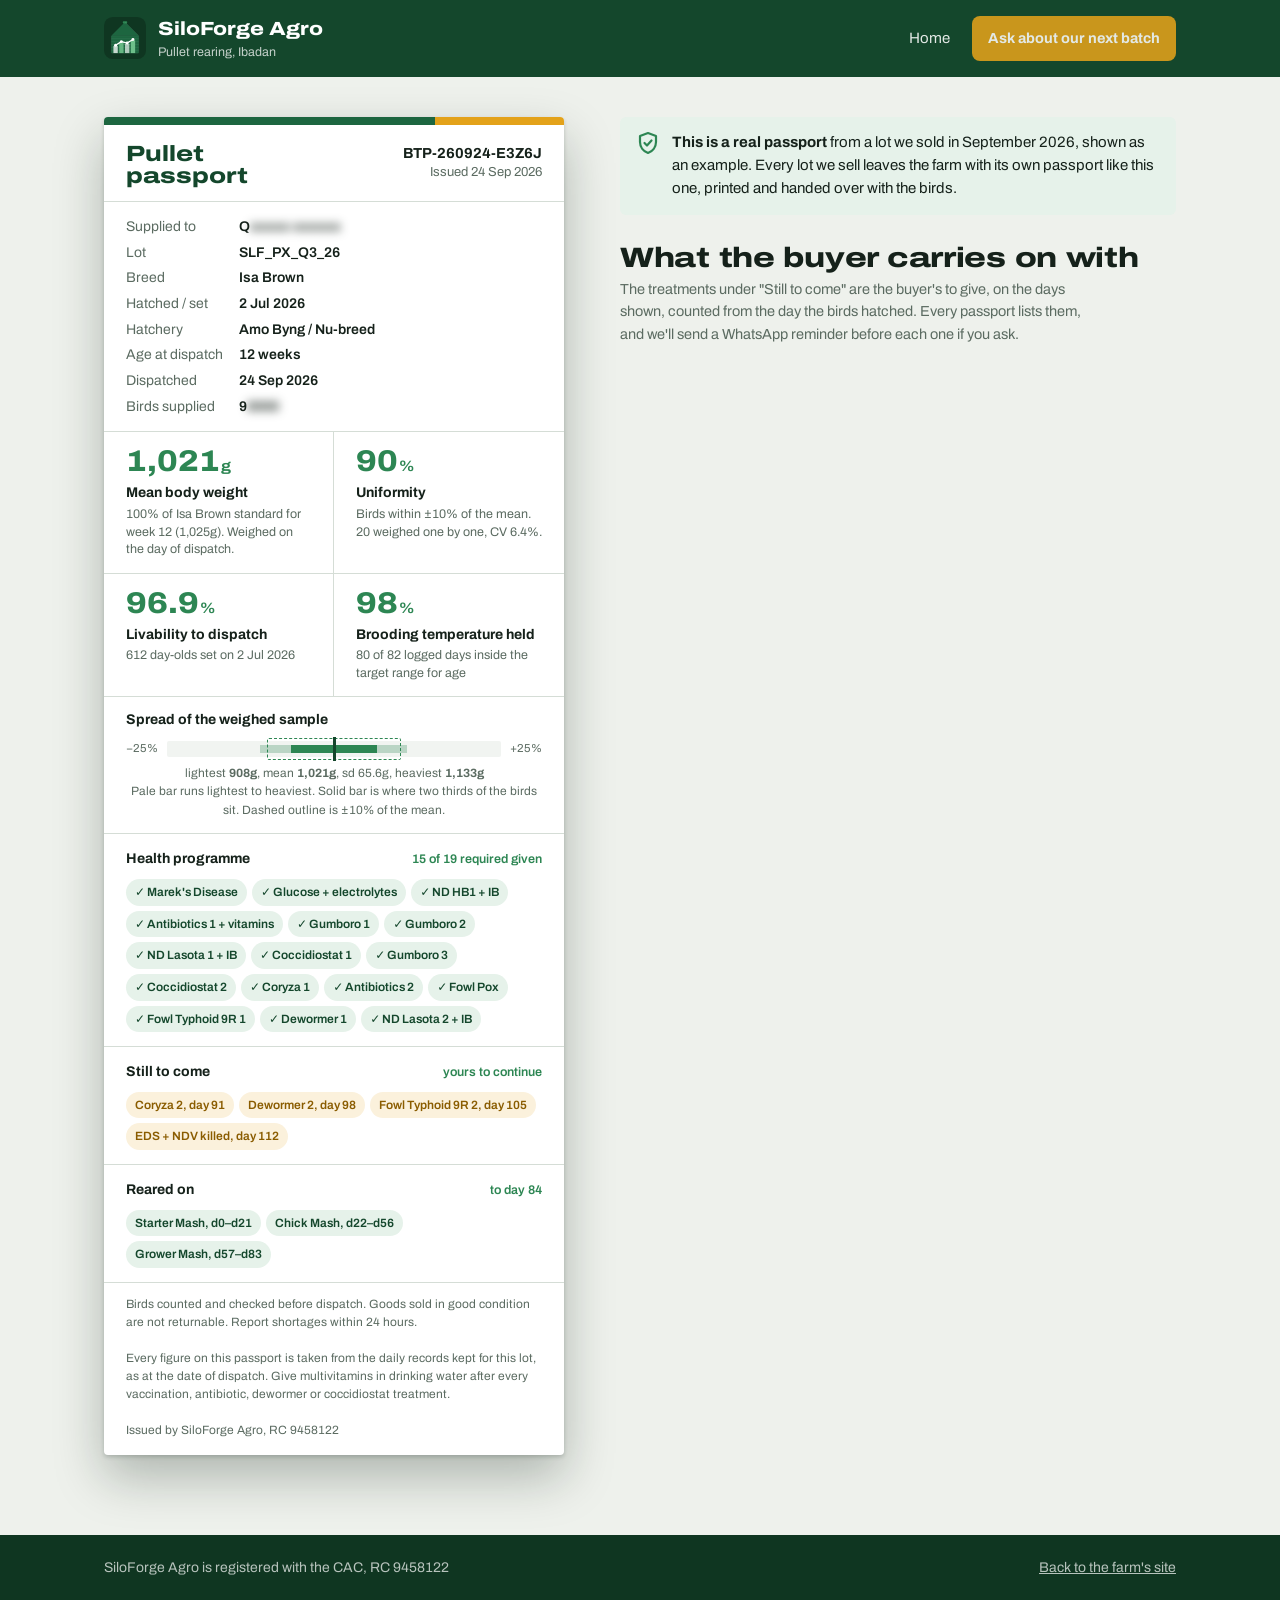
<file: website/passport.html>
<!doctype html>
<html lang="en">
<head>
<meta charset="utf-8">
<meta name="viewport" content="width=device-width,initial-scale=1">
<title>Pullet passport BTP-260924-E3Z6J (example) | SiloForge Agro</title>
<meta name="robots" content="noindex">
<link rel="stylesheet" href="site.css">
<link rel="icon" href="logo.svg" type="image/svg+xml">
<link rel="icon" href="img/icon-32.png" sizes="32x32" type="image/png">
<link rel="apple-touch-icon" href="img/icon-180.png">
<meta name="theme-color" content="#14472c">
<!-- Link preview (WhatsApp, Facebook). og:image must become a full https:// address once the domain is live. -->
<meta property="og:type" content="website">
<meta property="og:site_name" content="SiloForge Agro">
<meta property="og:title" content="A real pullet passport | SiloForge Agro">
<meta property="og:description" content="What every lot of SiloForge Agro pullets leaves the farm with: weights, uniformity, livability and the full vaccination record.">
<meta property="og:image" content="img/share.jpg">
<meta property="og:image:width" content="1200">
<meta property="og:image:height" content="630">
<meta property="og:image:alt" content="Isa Brown pullets at 10 weeks in SiloForge Agro's grow-out cages">
<meta name="twitter:card" content="summary_large_image">
</head>
<body>

<header class="site-head">
  <div class="wrap">
    <a class="brand" href="index.html" aria-label="SiloForge Agro home">
      <svg viewBox="0 0 58 58" fill="none" aria-hidden="true">
        <defs>
          <clipPath id="bodyClip">
            <rect x="10" y="26" width="38" height="24" rx="1"/>
          </clipPath>
        </defs>
        <rect width="58" height="58" rx="12" fill="#0f3621"/>
        <polygon points="29,7 48,26 10,26" fill="#1d6640"/>
        <rect x="26" y="6" width="6" height="3" rx="1" fill="#2d8653"/>
        <line x1="29" y1="7" x2="48" y2="26" stroke="white" stroke-width="0.6" opacity="0.15"/>
        <rect x="10" y="26" width="38" height="24" rx="1" fill="#1d6640"/>
        <line x1="10" y1="30" x2="48" y2="30" stroke="white" stroke-width="0.6" opacity="0.12"/>
        <line x1="10" y1="34" x2="48" y2="34" stroke="white" stroke-width="0.6" opacity="0.12"/>
        <line x1="10" y1="38" x2="48" y2="38" stroke="white" stroke-width="0.6" opacity="0.12"/>
        <line x1="10" y1="42" x2="48" y2="42" stroke="white" stroke-width="0.6" opacity="0.12"/>
        <line x1="10" y1="46" x2="48" y2="46" stroke="white" stroke-width="0.6" opacity="0.12"/>
        <g clip-path="url(#bodyClip)">
          <rect x="13" y="40" width="6" height="10" rx="0.8" fill="white" opacity="0.75"/>
          <rect x="21" y="35" width="6" height="15" rx="0.8" fill="#6dbf8a" opacity="0.9"/>
          <rect x="29" y="37" width="6" height="13" rx="0.8" fill="white" opacity="0.65"/>
          <rect x="37" y="32" width="6" height="18" rx="0.8" fill="#6dbf8a"/>
          <polyline
            points="16,39 24,34 32,36 40,31"
            stroke="white"
            stroke-width="1.8"
            fill="none"
            stroke-linecap="round"
            stroke-linejoin="round"/>
          <circle cx="16" cy="39" r="2" fill="white"/>
          <circle cx="24" cy="34" r="2" fill="white"/>
          <circle cx="32" cy="36" r="2" fill="white"/>
          <circle cx="40" cy="31" r="2" fill="white"/>
        </g>
        <rect x="10" y="26" width="38" height="24" rx="1" fill="none" stroke="white" stroke-width="0.5" opacity="0.12"/>
      </svg>
      <span><b>SiloForge Agro</b><small>Pullet rearing, Ibadan</small></span>
    </a>
    <nav class="head-nav" aria-label="Main">
      <a href="index.html">Home</a>
      <a class="btn btn-wa" href="https://wa.me/2349064276151?text=Hello%20SiloForge%20Agro%2C%20I%20have%20a%20question%20about%20your%20pullet%20passport.">Ask about our next batch</a>
    </nav>
  </div>
</header>

<main class="pp-page">
  <div class="wrap">

    <article class="pass" aria-label="Example pullet passport BTP-260924-E3Z6J, buyer details hidden">
      <div class="pass-band"></div>
      <div class="pass-top">
        <div class="pass-type">Pullet<br>passport</div>
        <div class="pass-ref"><b>BTP-260924-E3Z6J</b>Issued 24 Sep 2026</div>
      </div>
      <dl class="pass-facts">
        <dt>Supplied to</dt><dd>Q<span class="redact" aria-hidden="true">xxxxx xxxxxx</span></dd>
        <dt>Lot</dt><dd>SLF_PX_Q3_26</dd>
        <dt>Breed</dt><dd>Isa Brown</dd>
        <dt>Hatched / set</dt><dd>2 Jul 2026</dd>
        <dt>Hatchery</dt><dd>Amo Byng / Nu-breed</dd>
        <dt>Age at dispatch</dt><dd>12 weeks</dd>
        <dt>Dispatched</dt><dd>24 Sep 2026</dd>
        <dt>Birds supplied</dt><dd>9<span class="redact" aria-hidden="true">0000</span></dd>
      </dl>
      <div class="pass-grid">
        <div class="pass-cell"><div class="pass-val">1,021<small>g</small></div><div class="pass-lbl">Mean body weight</div><div class="pass-sub">100% of Isa Brown standard for week 12 (1,025g). Weighed on the day of dispatch.</div></div>
        <div class="pass-cell"><div class="pass-val">90<small>%</small></div><div class="pass-lbl">Uniformity</div><div class="pass-sub">Birds within ±10% of the mean. 20 weighed one by one, CV 6.4%.</div></div>
        <div class="pass-cell"><div class="pass-val">96.9<small>%</small></div><div class="pass-lbl">Livability to dispatch</div><div class="pass-sub">612 day-olds set on 2 Jul 2026</div></div>
        <div class="pass-cell"><div class="pass-val">98<small>%</small></div><div class="pass-lbl">Brooding temperature held</div><div class="pass-sub">80 of 82 logged days inside the target range for age</div></div>
      </div>
      <div class="spread">
        <div class="pass-sec-hd">Spread of the weighed sample</div>
        <div class="spread-row">
          <span>−25%</span>
          <div class="spread-bar" role="img" aria-label="Lightest 908g, mean 1,021g, heaviest 1,133g">
            <div class="spread-band" style="left:30%;width:40%"></div>
            <div class="spread-fill" style="left:27.9%;width:44.1%"></div>
            <div class="spread-core" style="left:37.1%;width:25.7%"></div>
            <div class="spread-mean" style="left:50%"></div>
          </div>
          <span>+25%</span>
        </div>
        <div class="spread-cap">lightest <b>908g</b>, mean <b>1,021g</b>, sd 65.6g, heaviest <b>1,133g</b><br>Pale bar runs lightest to heaviest. Solid bar is where two thirds of the birds sit. Dashed outline is ±10% of the mean.</div>
      </div>
      <div class="pass-sec">
        <div class="pass-sec-hd">Health programme <span>15 of 19 required given</span></div>
        <div class="chips">
          <span class="chip">✓ Marek's Disease</span><span class="chip">✓ Glucose + electrolytes</span><span class="chip">✓ ND HB1 + IB</span>
          <span class="chip">✓ Antibiotics 1 + vitamins</span><span class="chip">✓ Gumboro 1</span><span class="chip">✓ Gumboro 2</span>
          <span class="chip">✓ ND Lasota 1 + IB</span><span class="chip">✓ Coccidiostat 1</span><span class="chip">✓ Gumboro 3</span>
          <span class="chip">✓ Coccidiostat 2</span><span class="chip">✓ Coryza 1</span><span class="chip">✓ Antibiotics 2</span>
          <span class="chip">✓ Fowl Pox</span><span class="chip">✓ Fowl Typhoid 9R 1</span><span class="chip">✓ Dewormer 1</span>
          <span class="chip">✓ ND Lasota 2 + IB</span>
        </div>
      </div>
      <div class="pass-sec">
        <div class="pass-sec-hd">Still to come <span>yours to continue</span></div>
        <div class="chips">
          <span class="chip todo">Coryza 2, day 91</span><span class="chip todo">Dewormer 2, day 98</span>
          <span class="chip todo">Fowl Typhoid 9R 2, day 105</span><span class="chip todo">EDS + NDV killed, day 112</span>
        </div>
      </div>
      <div class="pass-sec">
        <div class="pass-sec-hd">Reared on <span>to day 84</span></div>
        <div class="chips">
          <span class="chip">Starter Mash, d0–d21</span><span class="chip">Chick Mash, d22–d56</span><span class="chip">Grower Mash, d57–d83</span>
        </div>
      </div>
      <div class="pass-foot">Birds counted and checked before dispatch. Goods sold in good condition are not returnable. Report shortages within 24 hours.<br><br>Every figure on this passport is taken from the daily records kept for this lot, as at the date of dispatch. Give multivitamins in drinking water after every vaccination, antibiotic, dewormer or coccidiostat treatment.<br><br>Issued by SiloForge Agro, RC 9458122</div>
    </article>

    <div>
      <div class="verify">
        <svg viewBox="0 0 24 24" fill="none" stroke="currentColor" stroke-width="2.2" stroke-linecap="round" stroke-linejoin="round" aria-hidden="true"><path d="M12 2 4 5v6c0 5 3.4 9.3 8 11 4.6-1.7 8-6 8-11V5l-8-3Z"/><path d="m8.5 12 2.5 2.5 4.5-5"/></svg>
        <div><b>This is a real passport</b> from a lot we sold in September 2026, shown as an example. Every lot we sell leaves the farm with its own passport like this one, printed and handed over with the birds.</div>
      </div>

      <h2>What the buyer carries on with</h2>
      <p class="note">The treatments under "Still to come" are the buyer's to give, on the days shown, counted from the day the birds hatched. Every passport lists them, and we'll send a WhatsApp reminder before each one if you ask.</p>
    </div>

  </div>
</main>

<footer class="foot">
  <div class="wrap">
    <span>SiloForge Agro is registered with the CAC, RC 9458122</span>
    <span><a href="index.html" style="color:inherit">Back to the farm's site</a></span>
  </div>
</footer>

</body>
</html>
</file>
<file: website/site.css>
/* SiloForge Agro — public site. Shared by index.html and passport.html.
   Palette is the logo's greens plus yolk; paper is a cool field-grey rather
   than cream so the documents (white) sit visibly on top of it. */
@import url('https://fonts.googleapis.com/css2?family=Archivo:wdth,wght@62..125,400..800&family=Source+Serif+4:opsz,wght@8..60,400;8..60,600&display=swap');

:root{
  --forest:#14472c;   /* logo badge */
  --leaf:#1d6640;     /* logo silo */
  --sprout:#2d8653;   /* logo accent */
  --yolk:#e3a21a;
  --yolk-deep:#8a5c00;
  --paper:#eef1ec;
  --sheet:#ffffff;
  --ink:#15211a;
  --muted:#5b6b61;
  --edge:#d5ddd6;
  --warn:#b3261e;
  --wrap:1120px;
}
*{box-sizing:border-box;margin:0;padding:0}
html{scroll-behavior:smooth}
@media (prefers-reduced-motion:reduce){html{scroll-behavior:auto}*{animation:none!important;transition:none!important}}
body{font-family:'Archivo',system-ui,sans-serif;font-size:17px;line-height:1.55;color:var(--ink);background:var(--paper);font-variant-numeric:tabular-nums}
a{color:var(--leaf)}
:focus-visible{outline:3px solid var(--yolk);outline-offset:3px;border-radius:3px}
img{max-width:100%;display:block}
.wrap{max-width:var(--wrap);margin:0 auto;padding:0 24px}
.prose{font-family:'Source Serif 4',Georgia,serif;font-size:19px;line-height:1.7;max-width:62ch}
.prose p+p{margin-top:1em}

/* Display type: Archivo pushed wide and heavy, the way stencilled lettering
   sits on a feed sack. Only headings get the width; body stays normal. */
h1,h2,h3{font-stretch:125%;font-weight:800;line-height:1.05;letter-spacing:-.01em}
h1{font-size:clamp(40px,6.4vw,76px)}
h2{font-size:clamp(28px,3.6vw,44px);margin-bottom:20px}
h3{font-size:20px;font-stretch:112%;line-height:1.2;margin-bottom:6px}

/* ── Demo strip ── */
.demo-strip{background:var(--yolk);color:var(--ink);font-size:14px;font-weight:600;text-align:center;padding:8px 16px}

/* ── Header ── */
.site-head{background:var(--forest);color:#fff}
.site-head .wrap{display:flex;align-items:center;justify-content:space-between;gap:16px;padding-top:14px;padding-bottom:14px}
.brand{display:flex;align-items:center;gap:12px;color:#fff;text-decoration:none}
.brand svg{width:42px;height:42px;flex-shrink:0}
.brand b{display:block;font-stretch:118%;font-size:19px;font-weight:800}
.brand small{display:block;font-size:12.5px;opacity:.75}
.head-nav{display:flex;gap:22px;align-items:center;font-size:15px}
.head-nav a{color:#fff;text-decoration:none;opacity:.88}
.head-nav a:hover{opacity:1;text-decoration:underline}
@media (max-width:760px){.head-nav a:not(.btn){display:none}}

.btn{display:inline-flex;align-items:center;gap:9px;font:inherit;font-weight:700;font-size:16px;padding:13px 20px;border-radius:8px;text-decoration:none;border:2px solid transparent;cursor:pointer}
.btn-wa{background:var(--yolk);color:var(--ink)}
.btn-wa:hover{background:#f0b437}
.btn-line{border-color:currentColor;color:inherit}
.btn svg{width:20px;height:20px}
.head-nav .btn{padding:9px 14px;font-size:14.5px}

/* ── Hero: the passport is the hero ── */
.hero{background:var(--forest);color:#fff;padding:56px 0 0;overflow:hidden}
.hero .wrap>*,.story>*,.contact .wrap>*,.pp-page .wrap>*{min-width:0}
.hero .wrap{display:grid;grid-template-columns:1.05fr .95fr;gap:48px;align-items:end}
.hero h1{margin-bottom:22px}
.hero .lede{font-family:'Source Serif 4',Georgia,serif;font-size:21px;line-height:1.6;max-width:34ch;opacity:.92;margin-bottom:30px}
.hero-actions{display:flex;flex-wrap:wrap;gap:12px;margin-bottom:56px}
.hero-doc{align-self:end;transform:translateY(40px) rotate(-2deg);transform-origin:bottom left}
@media (max-width:900px){
  .hero .wrap{grid-template-columns:1fr;gap:8px}
  .hero-doc{transform:translateY(32px) rotate(-1.5deg)}
  .hero-actions{margin-bottom:28px}
}

/* ── The passport sheet (used in the hero and on passport.html) ── */
.pass{background:var(--sheet);color:var(--ink);border-radius:4px;box-shadow:0 2px 4px rgba(10,30,18,.18),0 22px 50px rgba(10,30,18,.28);max-width:460px;width:100%;overflow:hidden}
.pass-band{height:8px;background:linear-gradient(90deg,var(--leaf) 0 72%,var(--yolk) 72% 100%)}
.pass-top{display:flex;justify-content:space-between;align-items:flex-start;gap:14px;padding:18px 22px 14px;border-bottom:1px solid var(--edge)}
.pass-type{font-stretch:125%;font-weight:800;font-size:22px;line-height:1;color:var(--forest)}
.pass-ref{text-align:right;font-size:13px;color:var(--muted);line-height:1.4}
.pass-ref b{display:block;color:var(--ink);font-size:14.5px}
.pass-facts{display:grid;grid-template-columns:auto 1fr;gap:4px 16px;padding:14px 22px;font-size:14px;border-bottom:1px solid var(--edge)}
.pass-facts dt{color:var(--muted)}
.pass-facts dd{font-weight:600}
.pass-grid{display:grid;grid-template-columns:1fr 1fr}
.pass-cell{padding:14px 22px;border-bottom:1px solid var(--edge)}
.pass-cell:nth-child(odd){border-right:1px solid var(--edge)}
.pass-val{font-stretch:110%;font-weight:800;font-size:30px;line-height:1;color:var(--sprout)}
.pass-val small{font-size:15px;font-weight:700;margin-left:1px}
.pass-lbl{font-weight:700;font-size:14px;margin-top:6px}
.pass-sub{font-size:12.5px;color:var(--muted);line-height:1.4;margin-top:2px}
.pass-sec{padding:14px 22px;border-bottom:1px solid var(--edge)}
.pass-sec-hd{display:flex;justify-content:space-between;align-items:baseline;font-weight:700;font-size:14px;margin-bottom:9px}
.pass-sec-hd span{font-weight:600;font-size:12.5px;color:var(--sprout)}
.chips{display:flex;flex-wrap:wrap;gap:5px}
.chip{font-size:12px;font-weight:600;padding:4px 9px;border-radius:20px;background:#e6f2ea;color:var(--forest)}
.chip.todo{background:#fbf1dc;color:var(--yolk-deep)}
.pass-foot{padding:12px 22px 16px;font-size:12px;color:var(--muted);line-height:1.5}
.hero-doc .pass-foot{padding-bottom:56px}

/* Spread bar: same geometry as the printed passport — axis fixed at ±25%
   of the mean so a tight flock and a ragged one look different. */
.spread{padding:12px 22px 14px;border-bottom:1px solid var(--edge)}
.spread-row{display:flex;align-items:center;gap:9px;font-size:11.5px;color:var(--muted);margin:8px 0 6px}
.spread-bar{position:relative;flex:1;height:16px;background:#f1f4f1;border-radius:2px}
.spread-band{position:absolute;top:-3px;bottom:-3px;border:1.5px dashed var(--sprout);border-radius:2px}
.spread-fill{position:absolute;top:4px;bottom:4px;background:var(--sprout);opacity:.28}
.spread-core{position:absolute;top:4px;bottom:4px;background:var(--sprout)}
.spread-mean{position:absolute;top:-4px;bottom:-4px;width:3px;margin-left:-1.5px;background:var(--forest)}
.spread-cap{font-size:12px;color:var(--muted);text-align:center}

/* ── Sections ── */
.sec{padding:96px 0}
.sec-white{background:var(--sheet)}
.hero+.sec{padding-top:120px}

/* Story: the farm's own numbers, set as a reckoning. */
.story{display:grid;grid-template-columns:1.1fr .9fr;gap:56px;align-items:start}
.reckon{background:var(--sheet);border:1px solid var(--edge);border-radius:6px;padding:26px 28px;font-size:16px}
.reckon h3{margin-bottom:14px}
.reckon-row{display:flex;justify-content:space-between;gap:16px;padding:9px 0;border-top:1px solid var(--edge)}
.reckon-row:first-of-type{border-top:none}
.reckon-row b{font-weight:700}
.reckon-total{border-top:2px solid var(--ink);margin-top:4px;padding-top:12px}
.reckon-total b{font-stretch:120%;font-size:26px;color:var(--warn)}
.reckon-note{font-size:13.5px;color:var(--muted);margin-top:12px}
@media (max-width:900px){.story{grid-template-columns:1fr;gap:32px}}

/* What's on the passport: each item is a question a buyer asks. */
.asks{display:grid;grid-template-columns:repeat(3,1fr);gap:36px 40px;margin-top:40px}
.ask{border-top:3px solid var(--sprout);padding-top:16px}
.ask q{display:block;font-family:'Source Serif 4',Georgia,serif;font-style:italic;font-size:19px;line-height:1.4;margin-bottom:10px;quotes:"\201C" "\201D"}
.ask p{font-size:15.5px;color:var(--muted)}
@media (max-width:900px){.asks{grid-template-columns:1fr 1fr}}
@media (max-width:600px){.asks{grid-template-columns:1fr}}

/* Programme timeline: a real sequence, so it is numbered by day of age. */
.timeline{list-style:none;margin-top:36px;position:relative;max-width:760px}
.timeline::before{content:"";position:absolute;left:92px;top:6px;bottom:6px;width:2px;background:var(--edge)}
.timeline li{display:grid;grid-template-columns:76px 1fr;gap:34px;padding:9px 0;position:relative}
.tl-day{font-stretch:115%;font-weight:800;font-size:15px;color:var(--forest);text-align:right;padding-top:1px}
.tl-day small{display:block;font-size:11.5px;font-weight:600;color:var(--muted);font-stretch:100%}
.timeline li::after{content:"";position:absolute;left:87px;top:15px;width:12px;height:12px;border-radius:50%;background:var(--sprout);border:2px solid var(--sheet)}
.timeline li.sale::after{background:var(--yolk);width:16px;height:16px;left:85px;top:13px}
.tl-what b{font-weight:700}
.tl-what span{display:block;font-size:14.5px;color:var(--muted)}
.timeline li.sale .tl-what b{font-stretch:115%;font-size:18px}

/* Buying steps */
.steps{list-style:none;counter-reset:s;display:grid;grid-template-columns:repeat(4,1fr);gap:28px;margin-top:36px}
.steps li{counter-increment:s}
.steps li::before{content:counter(s);display:flex;align-items:center;justify-content:center;width:40px;height:40px;border-radius:50%;background:var(--forest);color:#fff;font-weight:800;margin-bottom:14px}
.steps p{font-size:15.5px;color:var(--muted)}
@media (max-width:900px){.steps{grid-template-columns:1fr 1fr}}
@media (max-width:520px){.steps{grid-template-columns:1fr}}

/* Photo placeholders — to be replaced on the shoot day. */
.photos{display:grid;grid-template-columns:2fr 1fr 1fr;grid-template-rows:220px 220px;gap:12px;margin-top:36px}
.ph{background:repeating-linear-gradient(135deg,#dfe6e0 0 12px,#e8ede9 12px 24px);border-radius:6px;display:flex;align-items:flex-end;padding:14px;font-size:14px;font-weight:600;color:var(--muted)}
.ph:first-child{grid-row:span 2}
.ph-img{margin:0;padding:0;position:relative;overflow:hidden;background:#dfe6e0}
.ph-img img{position:absolute;inset:0;width:100%;height:100%;object-fit:cover}
.ph-img figcaption{position:relative;margin-top:auto;width:100%;padding:28px 14px 12px;color:#fff;background:linear-gradient(transparent,rgba(0,0,0,.6))}
@media (max-width:760px){.photos{grid-template-columns:1fr 1fr;grid-template-rows:200px 160px 160px}.ph:first-child{grid-column:span 2;grid-row:auto}}

/* ── Contact / footer ── */
.contact{background:var(--forest);color:#fff;padding:80px 0}
.contact .wrap{display:grid;grid-template-columns:1.2fr 1fr;gap:48px;align-items:center}
.contact .prose{color:#fff;opacity:.92}
.contact dl{display:grid;grid-template-columns:auto 1fr;gap:10px 22px;font-size:16px}
.contact dt{opacity:.7}
.contact dd a{color:#fff}
@media (max-width:900px){.contact .wrap{grid-template-columns:1fr}}
.foot{background:#0f3621;color:rgba(255,255,255,.7);font-size:14px;padding:22px 0}
.foot .wrap{display:flex;flex-wrap:wrap;justify-content:space-between;gap:10px}

/* ── passport.html page ── */
.pp-page{padding:40px 0 80px}
.pp-page .wrap{display:grid;grid-template-columns:460px 1fr;gap:56px;align-items:start}
.pp-page .pass{position:sticky;top:24px}
.verify{display:flex;gap:12px;align-items:flex-start;background:#e6f2ea;border-radius:6px;padding:14px 16px;margin-bottom:28px;font-size:15px}
.verify svg{width:24px;height:24px;flex-shrink:0;color:var(--sprout)}
.pp-page h2{font-size:28px;margin:8px 0 6px}
.pp-page .note{font-size:14.5px;color:var(--muted);max-width:60ch}
@media (max-width:980px){.pp-page .wrap{grid-template-columns:1fr}.pp-page .pass{position:static;margin:0 auto}}

/* hidden buyer details: placeholder text only, blurred */
.redact{filter:blur(5px);user-select:none;pointer-events:none}
</file>
